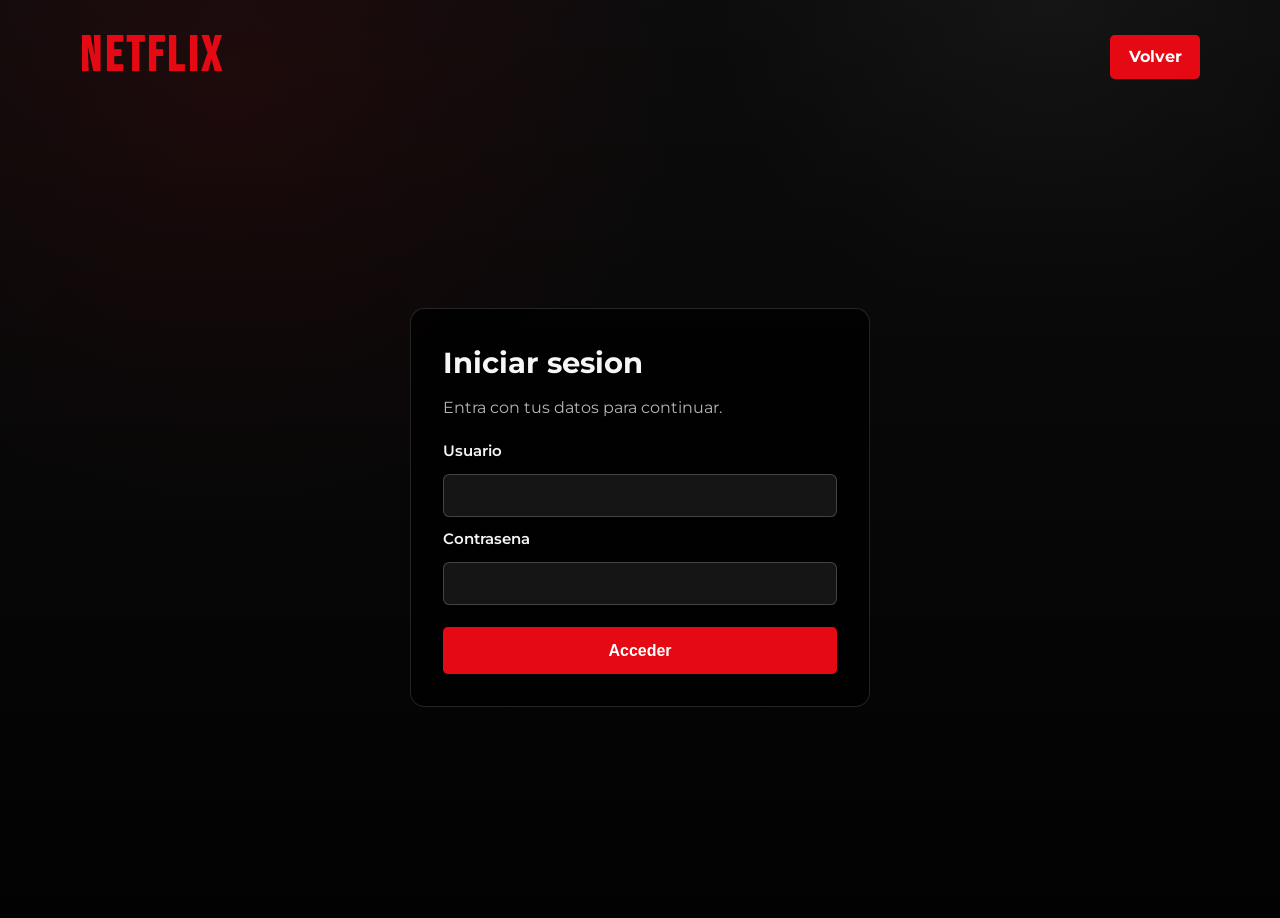
<file: proyecto_2026/password/index.html>
<!DOCTYPE html>
<html lang="es">
<head>
  <meta charset="UTF-8" />
  <meta name="viewport" content="width=device-width, initial-scale=1.0" />
  <title>Iniciar Sesion | Netflix Delfin</title>
  <link rel="stylesheet" href="netflix-delfin.css" />
</head>
<body>
  <header class="main-header login-header">
    <div class="overlay"></div>
    <nav class="navbar container">
      <h1 class="logo">NETFLIX</h1>
      <a class="btn-login" href="Netflix-Delfin.html">Volver</a>
    </nav>

    <div class="container login-wrap">
      <form class="login-panel" action="login.php" method="POST" name="formulario">
        <h2>Iniciar sesion</h2>
        <p>Entra con tus datos para continuar.</p>

        <label for="usuario">Usuario</label>
        <input id="usuario" type="text" name="usuario" required />

        <label for="contrasena">Contrasena</label>
        <input id="contrasena" type="password" name="contrasena" required />

        <button class="btn-cta" type="submit">Acceder</button>
      </form>
    </div>
  </header>
</body>
</html>
</file>
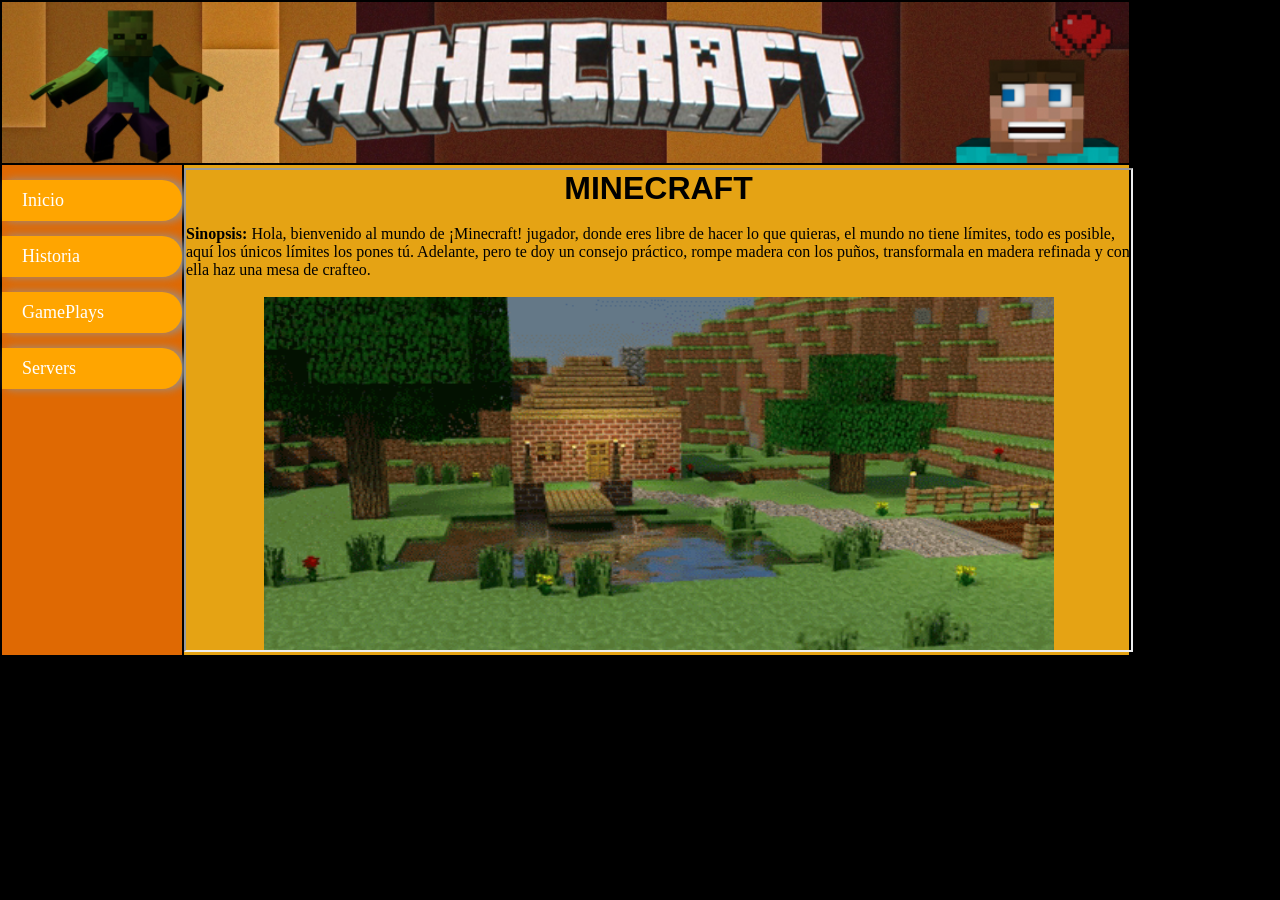
<file: proyecto_2026/password/Carlos/index.html>
<html>
<head><title>Minecraft</title>
  <link rel="shortcut icon" type="image/x-icon">
<meta content='blogger' name='generator'/>
<meta http-equiv="Content-Type" content="text/html; charset-iso-8859-1">
<link rel="stylesheet" type="text/css" href="index_style.css" />
</head><meta content="text/html; charset=iso-8859-1" http-equiv=Content-Type>
<body bgcolor= "#000000"> 
   <table id="mitabla">
      <tr>
         <td colspan="2" style="width:980px; height:140px; background- 
          color:#FD0004;"> <img src="PNG BANNER/BANNER.jpg" style="width:100%"</td>

     </tr>
      <tr>
         <td valign="top" bgcolor="#F8B627" style="height:490px; background-color:#DF6903; width:16%">
    <div id="menu">
      <ul>
        <!--<h3>-->
         <font color="white">
         <li><a href="inicio.html" target="contenido" >Inicio</a></li>     
         <li><a href="Historia.html" target="contenido">Historia</li>
         <li><a href="Gameplays.html" target="contenido">GamePlays</li>
         <li><a href="Servers.html" target="contenido">Servers</li>
        </font>
        <!--</h3>-->
        
       </ul>
    </div>
       </td>
         <td bgcolor="#DF6903"  style="height:490px; background-color:#E5A314; width:84%">
        <iframe name="contenido" src="inicio.html" width="100%" height="480px"></iframe>
         </td>
      </tr>
    <!--  <tr>
         <td colspan="2" style="background-color:#3399FF; text-
          align:center"><b>Pie de Pagina</b>
         <div align="center"></div>
          </td>
        </tr>-->
    </table>
</body>
</html>
</file>
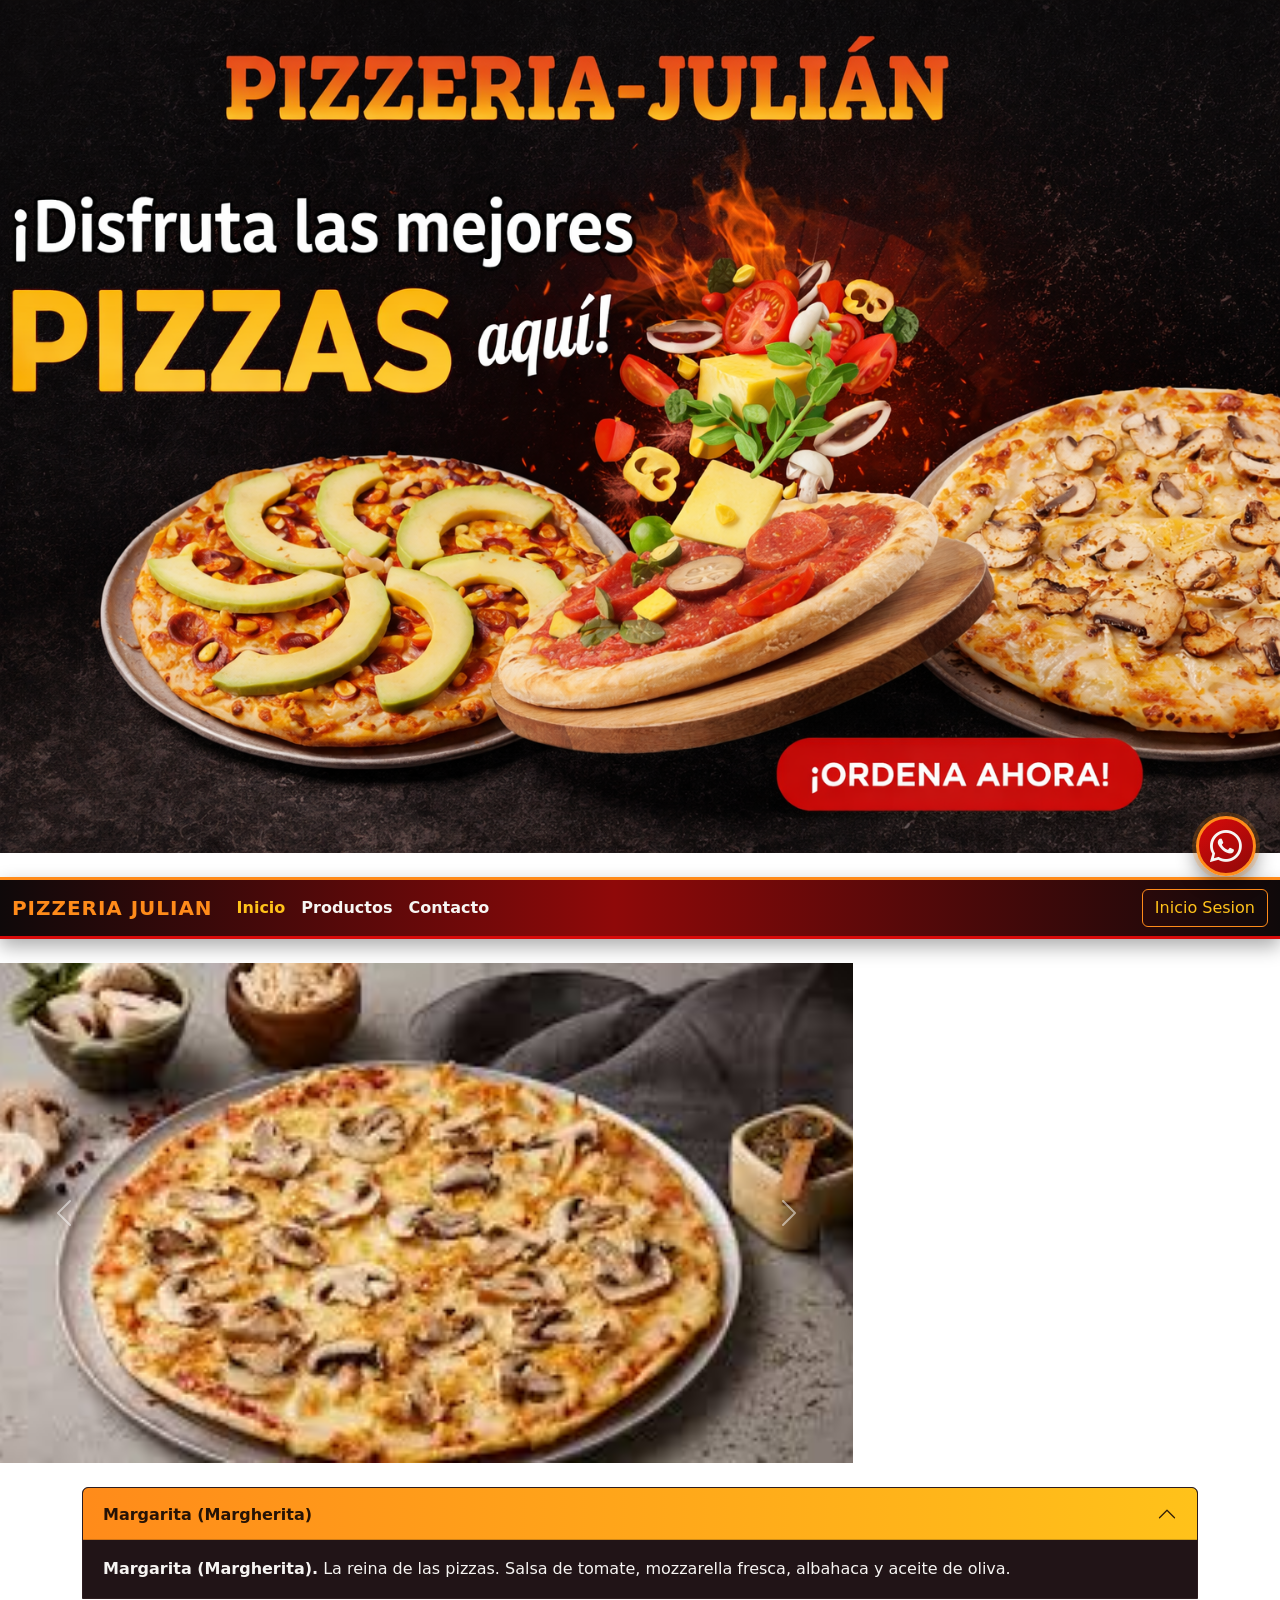
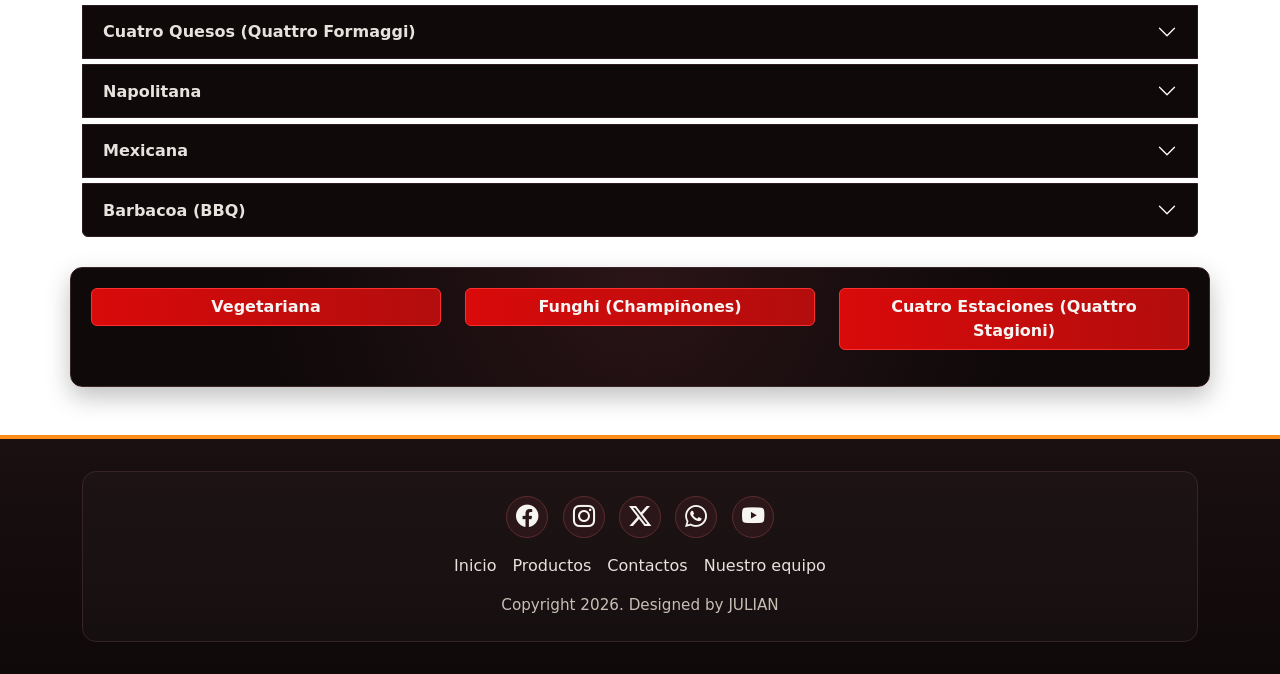
<file: proyecto_2026/pizza-julian/inicio/index.html>
<!DOCTYPE html>
<html lang="en">
<head>
    <meta charset="UTF-8">
    <meta name="viewport" content="width=device-width, initial-scale=1.0">
    <title>PIZZA-JULIAN</title>
    <link rel="stylesheet" href="../bootstrap-5.3.8-dist/css/bootstrap.min.css">
  <link rel="stylesheet" href="https://cdn.jsdelivr.net/npm/bootstrap-icons@1.11.3/font/bootstrap-icons.min.css">
    <link rel="stylesheet" href="./inicio.css">
</head>
<body>
    <!-- Banner Section -->
    <div class="container-fluid p-0 text-center">
        <div class="row g-0">
            <div class="banner col-12 p-0">
               <img src="./img-inicio/banner.png" class="img-fluid" alt="...">
            </div>
            
        </div>
    </div>
    <!-- Fin Banner Section -->
    <!-- Sección Nav -->
     <br>

    <nav class="navbar navbar-expand-lg nav-pizzeria">
            <div class="container-fluid">
                <a class="navbar-brand" href="#">Pizzeria Julian</a>
                <button class="navbar-toggler" type="button" data-bs-toggle="collapse" data-bs-target="#navbarSupportedContent" aria-controls="navbarSupportedContent" aria-expanded="false" aria-label="Toggle navigation">
                <span class="navbar-toggler-icon"></span>
                </button>
                <div class="collapse navbar-collapse" id="navbarSupportedContent">
                <ul class="navbar-nav me-auto mb-2 mb-lg-0">
                    <li class="nav-item">
                    <a class="nav-link active" aria-current="page" href="./index.html">Inicio</a>
                    </li>
                    <li class="nav-item">
                    <a class="nav-link" href="../productos/productos.html">Productos</a>
                    </li>
                    <li class="nav-item">
                    <a class="nav-link" href="../contacto/contactos.html">
                        Contacto
                    </a>
                    
                    </li>
                    
                </ul>
                <form class="d-flex" role="search">
                    
                  <button class="btn btn-outline-success" type="button" data-bs-toggle="modal" data-bs-target="#loginModal">Inicio Sesion</button>
                </form>
                </div>
            </div>
    </nav>
    <!-- Fin Sección Nav -->
    <!-- Sección Carrusel y video Youtube -->
     <br>

    <div class="container-fluid p-0 text-center media-section">
            <div class="row g-0 align-items-stretch">
                <div class="col-12 col-lg-8 p-0 media-column">
                    <div id="carouselExampleAutoplaying" class="carousel slide p-0" data-bs-ride="carousel">
                        <div class="carousel-inner">
                                <div class="carousel-item active">
                                <img src="./img-inicio/1.jpeg" class="d-block w-100" alt="...">
                                </div>
                                <div class="carousel-item">
                                <img src="./img-inicio/2.jpeg" class="d-block w-100" alt="...">
                                </div>
                                <div class="carousel-item">
                                <img src="./img-inicio/3.jpeg" class="d-block w-100" alt="...">
                                </div>
                                <div class="carousel-item">
                                <img src="./img-inicio/4.jpeg" class="d-block w-100" alt="...">
                                </div>
                            </div>
                            <button class="carousel-control-prev" type="button" data-bs-target="#carouselExampleAutoplaying" data-bs-slide="prev">
                                <span class="carousel-control-prev-icon" aria-hidden="true"></span>
                                <span class="visually-hidden">Previous</span>
                            </button>
                            <button class="carousel-control-next" type="button" data-bs-target="#carouselExampleAutoplaying" data-bs-slide="next">
                                <span class="carousel-control-next-icon" aria-hidden="true"></span>
                                <span class="visually-hidden">Next</span>
                            </button>
                    </div>
                </div>
                    <div class="col-12 col-lg-4 p-0 media-column">
                        
                        <iframe class="promo-video" src="https://www.youtube.com/embed/crdtrzZj3fo?si=__NqB1aheTtDAYfc" title="YouTube video player" frameborder="0" allow="accelerometer; autoplay; clipboard-write; encrypted-media; gyroscope; picture-in-picture; web-share" referrerpolicy="strict-origin-when-cross-origin" allowfullscreen></iframe>
                        
                    </div>                
                </div>
    </div>
    <!--Fin Sección Carrusel video Youtube -->
    <br>
    <!--Insertar acordeon-->
    <div class="container">
            <div class="row">
                <div class="col-12">
                <div class="accordion" id="accordionExample">
                    <div class="accordion-item">
                        <h2 class="accordion-header">
                        <button class="accordion-button" type="button" data-bs-toggle="collapse" data-bs-target="#collapseOne" aria-expanded="true" aria-controls="collapseOne">
                            Margarita (Margherita)
                        </button>
                        </h2>
                        <div id="collapseOne" class="accordion-collapse collapse show" data-bs-parent="#accordionExample">
                        <div class="accordion-body accordion-justify">
                            <strong>Margarita (Margherita).</strong> La reina de las pizzas. Salsa de tomate, mozzarella fresca, albahaca y aceite de oliva.
                        </div>
                        </div>
                    </div>
                    <div class="accordion-item">
                        <h2 class="accordion-header">
                        <button class="accordion-button collapsed" type="button" data-bs-toggle="collapse" data-bs-target="#collapseTwo" aria-expanded="false" aria-controls="collapseTwo">
                           Cuatro Quesos (Quattro Formaggi)
                        </button>
                        </h2>
                        <div id="collapseTwo" class="accordion-collapse collapse" data-bs-parent="#accordionExample">
                        <div class="accordion-body accordion-justify">
                            <strong>Cuatro Quesos (Quattro Formaggi).</strong> Una mezcla de quesos fundidos, usualmente mozzarella, gorgonzola (azul), fontina y parmesano.
                        </div>
                        </div>
                    </div>
                    <div class="accordion-item">
                        <h2 class="accordion-header">
                        <button class="accordion-button collapsed" type="button" data-bs-toggle="collapse" data-bs-target="#collapseThree" aria-expanded="false" aria-controls="collapseThree">
                            Napolitana
                        </button>
                        </h2>
                        <div id="collapseThree" class="accordion-collapse collapse" data-bs-parent="#accordionExample">
                        <div class="accordion-body accordion-justify">
                            <strong>Napolitana.</strong> Salsa de tomate, anchoas, ajo, orégano y aceite de oliva (tradicionalmente no lleva queso).
                        </div>
                        </div>
                    </div>
                    <div class="accordion-item">
                        <h2 class="accordion-header">
                        <button class="accordion-button collapsed" type="button" data-bs-toggle="collapse" data-bs-target="#collapseFour" aria-expanded="false" aria-controls="collapseFour">
                           Mexicana
                        </button>
                        </h2>
                        <div id="collapseFour" class="accordion-collapse collapse" data-bs-parent="#accordionExample">
                        <div class="accordion-body accordion-justify">
                            <strong>Mexicana.</strong> Incluye carne molida o chorizo, frijoles negros, jalapeños, cebolla y un toque de aguacate o cilantro.
                        </div>
                        </div>
                    </div>
                    <div class="accordion-item">
                        <h2 class="accordion-header">
                        <button class="accordion-button collapsed" type="button" data-bs-toggle="collapse" data-bs-target="#collapseFive" aria-expanded="false" aria-controls="collapseFive">
                           Barbacoa (BBQ)
                        </button>
                        </h2>
                        <div id="collapseFive" class="accordion-collapse collapse" data-bs-parent="#accordionExample">
                        <div class="accordion-body accordion-justify">
                            <strong>Barbacoa (BBQ).</strong> Sustituye la salsa de tomate por salsa barbacoa, acompañada de pollo, carne picada, cebolla y bacon.
                        </div>
                        </div>
                    </div>
                    </div>
                </div>
    
            </div>
    </div>
    <br>
    <!--Fin acordeon-->
    <!-- Inicio Colapsar -->
    <div class="container text-center colapsar-pizzeria">
  <div class="row">
    <div class="col">
      <p>
  <button class="btn btn-colapsar" type="button" data-bs-toggle="collapse" data-bs-target="#collapseTecnico" aria-expanded="false" aria-controls="collapseTecnico">
    Vegetariana
  </button>
</p>
<div class="collapse-min-height">
  <div class="collapse collapse-horizontal" id="collapseTecnico">
    <div class="card card-body collapse-card-width">
      Cubierta de vegetales frescos o salteados, como pimientos, cebolla, champiñones, aceitunas y tomates cherry.
    </div>
  </div>
</div>
    </div>
    <div class="col order-5">
      <p>
  <button class="btn btn-colapsar" type="button" data-bs-toggle="collapse" data-bs-target="#collapseDelfin" aria-expanded="false" aria-controls="collapseDelfin">
    Cuatro Estaciones (Quattro Stagioni)
  </button>
</p>
<div class="collapse-min-height">
  <div class="collapse collapse-horizontal" id="collapseDelfin">
    <div class="card card-body collapse-card-width">
      Dividida en cuatro secciones, cada una representando una estación con ingredientes distintos (por ejemplo: alcachofas, champiñones, jamón y albahaca).
    </div>
  </div>
</div>
    </div>
    <div class="col order-1">
      <p>
  <button class="btn btn-colapsar" type="button" data-bs-toggle="collapse" data-bs-target="#collapseColegio" aria-expanded="false" aria-controls="collapseColegio">
    Funghi (Champiñones)
  </button>
</p>
<div class="collapse-min-height">
  <div class="collapse collapse-horizontal" id="collapseColegio">
    <div class="card card-body collapse-card-width">
      Base de mozzarella con abundantes hongos salteados, a veces con un toque de aceite de trufa. 

    </div>
  </div>
</div>
    </div>
  </div>
</div>
    <!-- Fin Colapsar -->
<br>
<!-- Inicio Modal de Sesion -->
<div class="modal fade login-modal" id="loginModal" tabindex="-1" aria-labelledby="loginModalLabel" aria-hidden="true">
  <div class="modal-dialog modal-dialog-centered">
    <div class="modal-content">
      <div class="modal-header">
        <h5 class="modal-title" id="loginModalLabel">Inicio de sesion</h5>
        <button type="button" class="btn-close" data-bs-dismiss="modal" aria-label="Close"></button>
      </div>
      <div class="modal-body">
        <form>
          <div class="mb-3">
            <label for="usuarioLogin" class="form-label">Usuario</label>
            <input type="text" class="form-control" id="usuarioLogin" placeholder="Digite su usuario" required>
          </div>
          <div class="mb-3">
            <label for="contrasenaLogin" class="form-label">Contrasena</label>
            <input type="password" class="form-control" id="contrasenaLogin" placeholder="Digite su contrasena" required>
          </div>
          <button type="submit" class="btn btn-login w-100">Entrar</button>
        </form>
      </div>
    </div>
  </div>
</div>
<!-- Fin Modal de Sesion -->

<!-- Inicio Footer -->
<footer class="footer-pizzeria">
  <div class="container">
    <div class="footer-box text-center">
      <div class="footer-social">
        <a href="#" aria-label="Facebook"><i class="bi bi-facebook"></i></a>
        <a href="#" aria-label="Instagram"><i class="bi bi-instagram"></i></a>
        <a href="#" aria-label="Twitter"><i class="bi bi-twitter-x"></i></a>
        <a href="#" aria-label="Whatsapp"><i class="bi bi-whatsapp"></i></a>
        <a href="#" aria-label="Youtube"><i class="bi bi-youtube"></i></a>
      </div>

      <nav class="footer-menu">
        <a href="./index.html">Inicio</a>
        <a href="../productos/productos.html">Productos</a>
        <a href="../contacto/contactos.html">Contactos</a> 
        
        <a href="#">Nuestro equipo</a>
      </nav>

      <p class="footer-copy">Copyright 2026. Designed by JULIAN</p>
    </div>
  </div>
</footer>

 <!-- Fin footer   -->
<!-- Inicio boton flotante de whatsapp-->
    <!-- Enlace del Botón de WhatsApp (URL estática: este archivo es .html y no procesa PHP) -->
    <a href="https://wa.me/573132345685?text=Hola%2C+quiero+m%C3%A1s+informaci%C3%B3n+acerca+de+las+PIZZA+JULIAN" class="whatsapp-float" target="_blank" rel="noopener" title="Enviar mensaje por WhatsApp" aria-label="Enviar mensaje por WhatsApp">
     <i class="bi bi-whatsapp" aria-hidden="true"></i>
        <span class="visually-hidden">Enviar mensaje por WhatsApp</span>
    </a>
    <!-- Fin boton flotante de whatsapp-->


  <script src="../bootstrap-5.3.8-dist/js/bootstrap.bundle.min.js"></script>
</body>
</html>
</file>
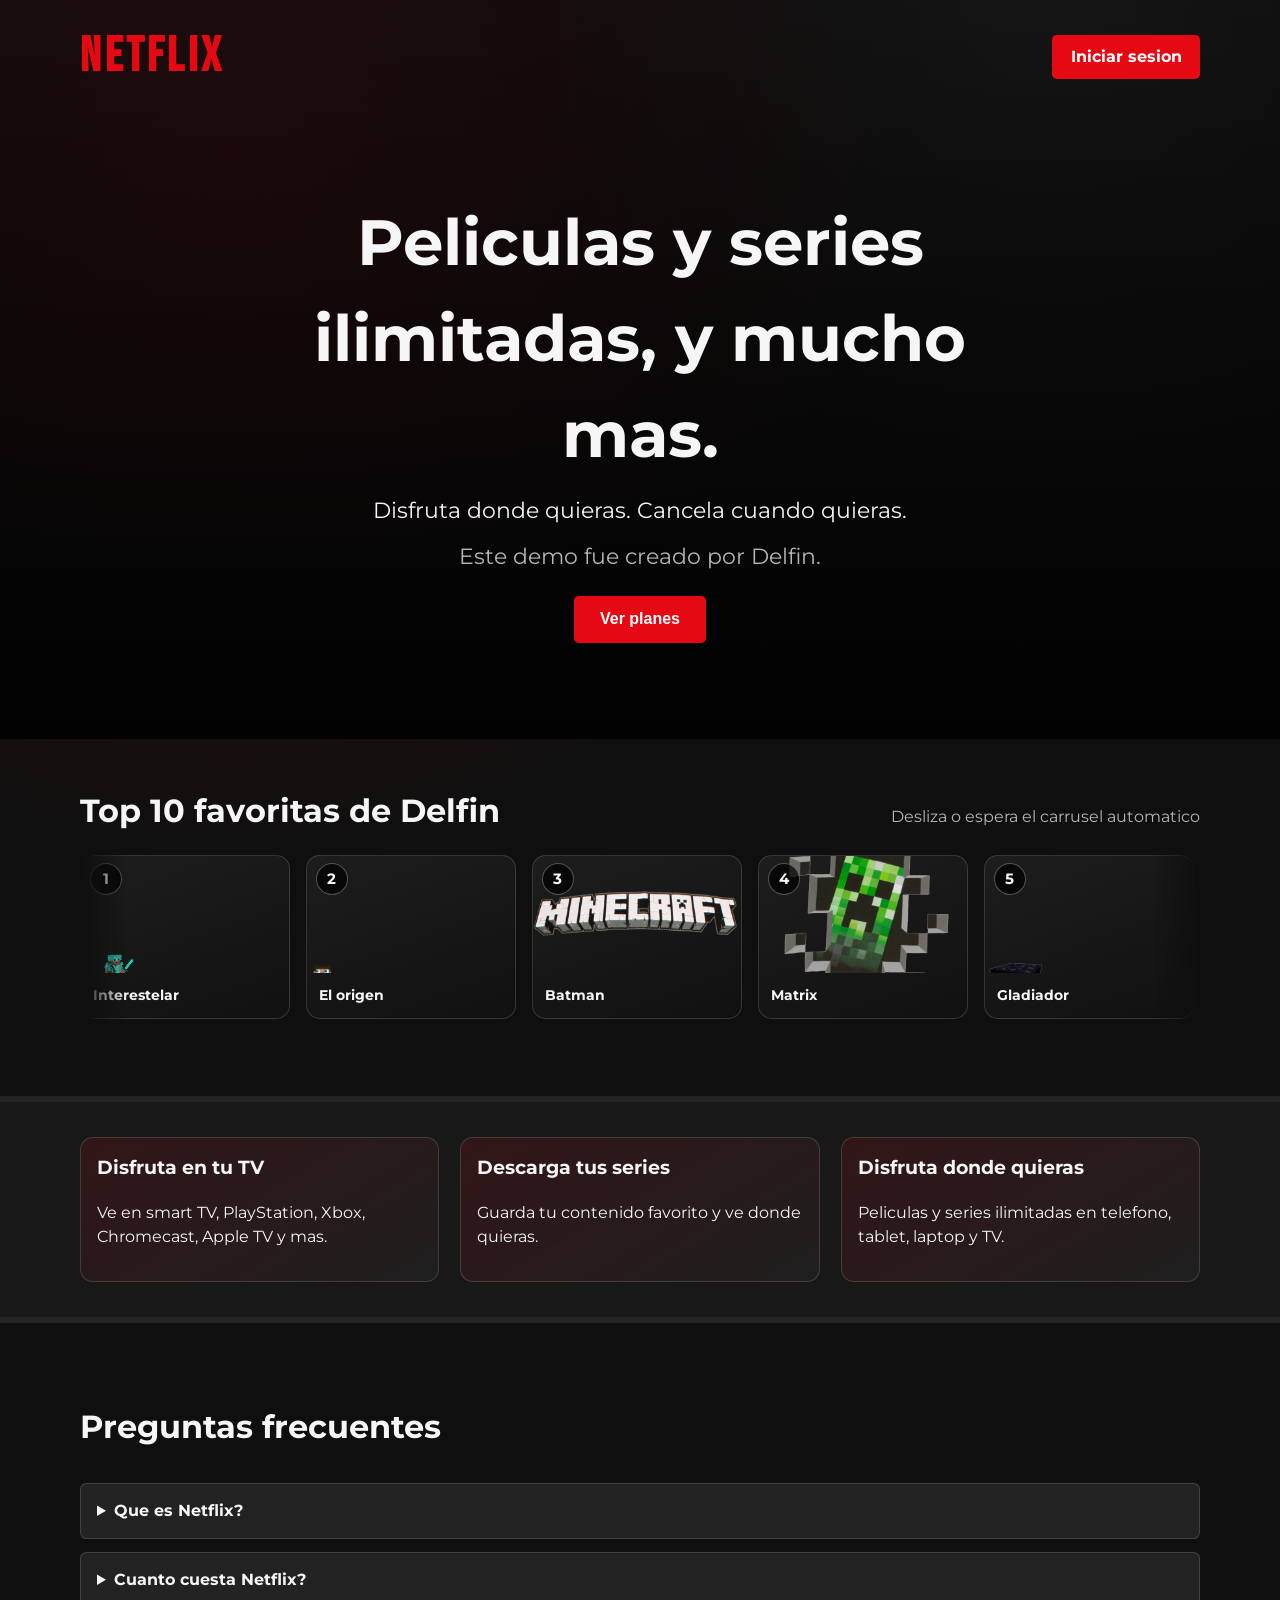
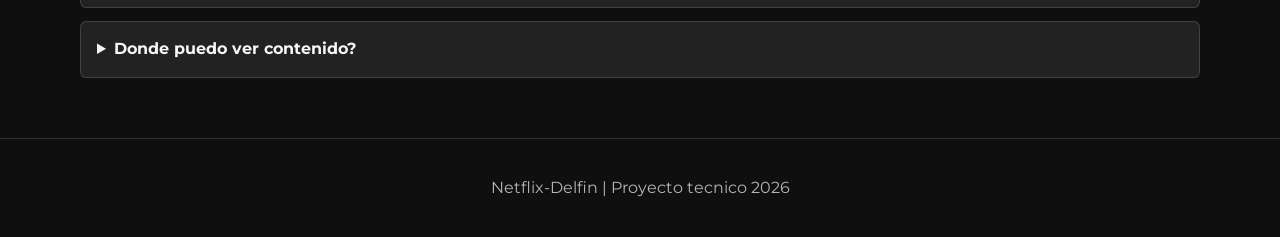
<file: proyecto_2026/password/delfin.html>
<!DOCTYPE html>
<html lang="es">
<head>
	<meta charset="UTF-8" />
	<meta name="viewport" content="width=device-width, initial-scale=1.0" />
	<title>Delfin</title>
	<link rel="stylesheet" href="netflix-delfin.css" />
</head>
<body>
	<header class="main-header">
		<div class="overlay"></div>
		<nav class="navbar container">
			<h1 class="logo">NETFLIX</h1>
			<a class="btn-login" href="index.html">Iniciar sesion</a>
		</nav>

		<div class="hero container">
			<h2>Peliculas y series ilimitadas, y mucho mas.</h2>
			<p>Disfruta donde quieras. Cancela cuando quieras.</p>
			<p class="hero-small">Este demo fue creado por Delfin.</p>
			<button class="btn-cta">Ver planes</button>
		</div>
	</header>

	<main>
		<section class="top10 container" id="top10">
			<div class="section-title">
				<h3>Top 10 favoritas de Delfin</h3>
				<span>Desliza o espera el carrusel automatico</span>
			</div>

			<div class="carousel" aria-label="Top 10 favoritas">
				<div class="carousel-track">
					<article class="movie-card">
						<span class="rank">1</span>
						<img src="Carlos/PNG BANNER/1.png" alt="Interestelar" />
						<h4>Interestelar</h4>
					</article>

					<article class="movie-card">
						<span class="rank">2</span>
						<img src="Carlos/PNG BANNER/2.png" alt="El origen" />
						<h4>El origen</h4>
					</article>

					<article class="movie-card">
						<span class="rank">3</span>
						<img src="Carlos/PNG BANNER/3.png" alt="Batman" />
						<h4>Batman</h4>
					</article>

					<article class="movie-card">
						<span class="rank">4</span>
						<img src="Carlos/PNG BANNER/4.jpg" alt="Matrix" />
						<h4>Matrix</h4>
					</article>

					<article class="movie-card">
						<span class="rank">5</span>
						<img src="Carlos/PNG BANNER/5.png" alt="Gladiador" />
						<h4>Gladiador</h4>
					</article>

					<article class="movie-card">
						<span class="rank">6</span>
						<img src="Carlos/PNG BANNER/6.png" alt="Avatar" />
						<h4>Avatar</h4>
					</article>

					<article class="movie-card">
						<span class="rank">7</span>
						<img src="Carlos/PNG BANNER/7.png" alt="Joker" />
						<h4>Joker</h4>
					</article>

					<article class="movie-card">
						<span class="rank">8</span>
						<img src="Carlos/PNG BANNER/9.jpg" alt="Duna" />
						<h4>Duna</h4>
					</article>

					<article class="movie-card">
						<span class="rank">9</span>
						<img src="Carlos/Imagenes/Inicio.jpg" alt="Oppenheimer" />
						<h4>Oppenheimer</h4>
					</article>

					<article class="movie-card">
						<span class="rank">10</span>
						<img src="Carlos/Imagenes/Vegeta.png" alt="El padrino" />
						<h4>El padrino</h4>
					</article>

					<article class="movie-card" aria-hidden="true">
						<span class="rank">1</span>
						<img src="Carlos/PNG BANNER/1.png" alt="" />
						<h4>Interestelar</h4>
					</article>

					<article class="movie-card" aria-hidden="true">
						<span class="rank">2</span>
						<img src="Carlos/PNG BANNER/2.png" alt="" />
						<h4>El origen</h4>
					</article>

					<article class="movie-card" aria-hidden="true">
						<span class="rank">3</span>
						<img src="Carlos/PNG BANNER/3.png" alt="" />
						<h4>Batman</h4>
					</article>

					<article class="movie-card" aria-hidden="true">
						<span class="rank">4</span>
						<img src="Carlos/PNG BANNER/4.jpg" alt="" />
						<h4>Matrix</h4>
					</article>

					<article class="movie-card" aria-hidden="true">
						<span class="rank">5</span>
						<img src="Carlos/PNG BANNER/5.png" alt="" />
						<h4>Gladiador</h4>
					</article>

					<article class="movie-card" aria-hidden="true">
						<span class="rank">6</span>
						<img src="Carlos/PNG BANNER/6.png" alt="" />
						<h4>Avatar</h4>
					</article>

					<article class="movie-card" aria-hidden="true">
						<span class="rank">7</span>
						<img src="Carlos/PNG BANNER/7.png" alt="" />
						<h4>Joker</h4>
					</article>

					<article class="movie-card" aria-hidden="true">
						<span class="rank">8</span>
						<img src="Carlos/PNG BANNER/9.jpg" alt="" />
						<h4>Duna</h4>
					</article>

					<article class="movie-card" aria-hidden="true">
						<span class="rank">9</span>
						<img src="Carlos/Imagenes/Inicio.jpg" alt="" />
						<h4>Oppenheimer</h4>
					</article>

					<article class="movie-card" aria-hidden="true">
						<span class="rank">10</span>
						<img src="Carlos/Imagenes/Vegeta.png" alt="" />
						<h4>El padrino</h4>
					</article>
				</div>
			</div>
		</section>

		<section class="features">
			<div class="container feature-grid">
				<article>
					<h3>Disfruta en tu TV</h3>
					<p>Ve en smart TV, PlayStation, Xbox, Chromecast, Apple TV y mas.</p>
				</article>
				<article>
					<h3>Descarga tus series</h3>
					<p>Guarda tu contenido favorito y ve donde quieras.</p>
				</article>
				<article>
					<h3>Disfruta donde quieras</h3>
					<p>Peliculas y series ilimitadas en telefono, tablet, laptop y TV.</p>
				</article>
			</div>
		</section>

		<section class="faq container">
			<h3>Preguntas frecuentes</h3>
			<details>
				<summary>Que es Netflix?</summary>
				<p>Netflix es un servicio de streaming con miles de peliculas y series.</p>
			</details>
			<details>
				<summary>Cuanto cuesta Netflix?</summary>
				<p>Hay distintos planes segun la calidad y cantidad de pantallas.</p>
			</details>
			<details>
				<summary>Donde puedo ver contenido?</summary>
				<p>En cualquier dispositivo conectado a internet compatible.</p>
			</details>
		</section>
	</main>

	<footer class="footer">
		<div class="container">
			<p>Netflix-Delfin | Proyecto tecnico 2026</p>
		</div>
	</footer>
</body>
</html>
</file>
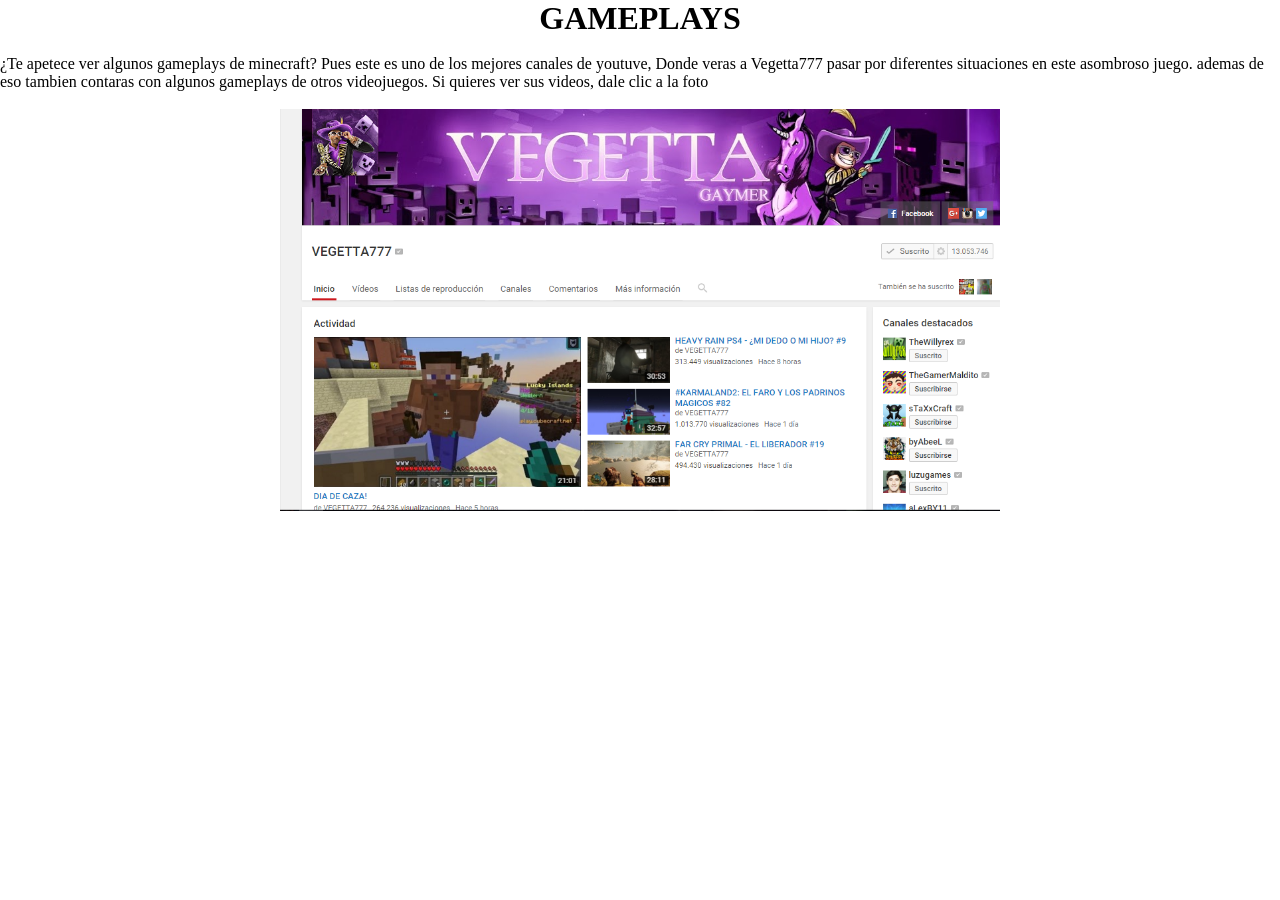
<file: proyecto_2026/password/Carlos/Gameplays.html>
<html>
<head><title>Minecraft</title>
  <link rel="shortcut icon" type="image/x-icon">
<meta content='blogger' name='generator'/>
<meta http-equiv="Content-Type" content="text/html; charset-iso-8859-1">
<link rel="stylesheet" type="text/css" href="index_style.css" />
</head><meta content="text/html; charset=iso-8859-1" http-equiv=Content-Type>
<body> 
 
         <center>
           <h1>GAMEPLAYS</h1>
         </center>&nbsp;
         <p>�Te apetece ver algunos gameplays de minecraft? Pues este es uno de los mejores canales de youtuve, Donde veras a Vegetta777 pasar por diferentes situaciones en este asombroso juego. ademas de eso tambien contaras con algunos gameplays de otros videojuegos. Si quieres ver sus videos, dale clic a la foto</p>&nbsp;
          <center>
          <a href="https://www.youtube.com/user/vegetta777" target="_blank"><img src="Imagenes/Vegeta.png" width="720" height="" alt=""/></a></td></center>
      
</body>
</html>
</file>
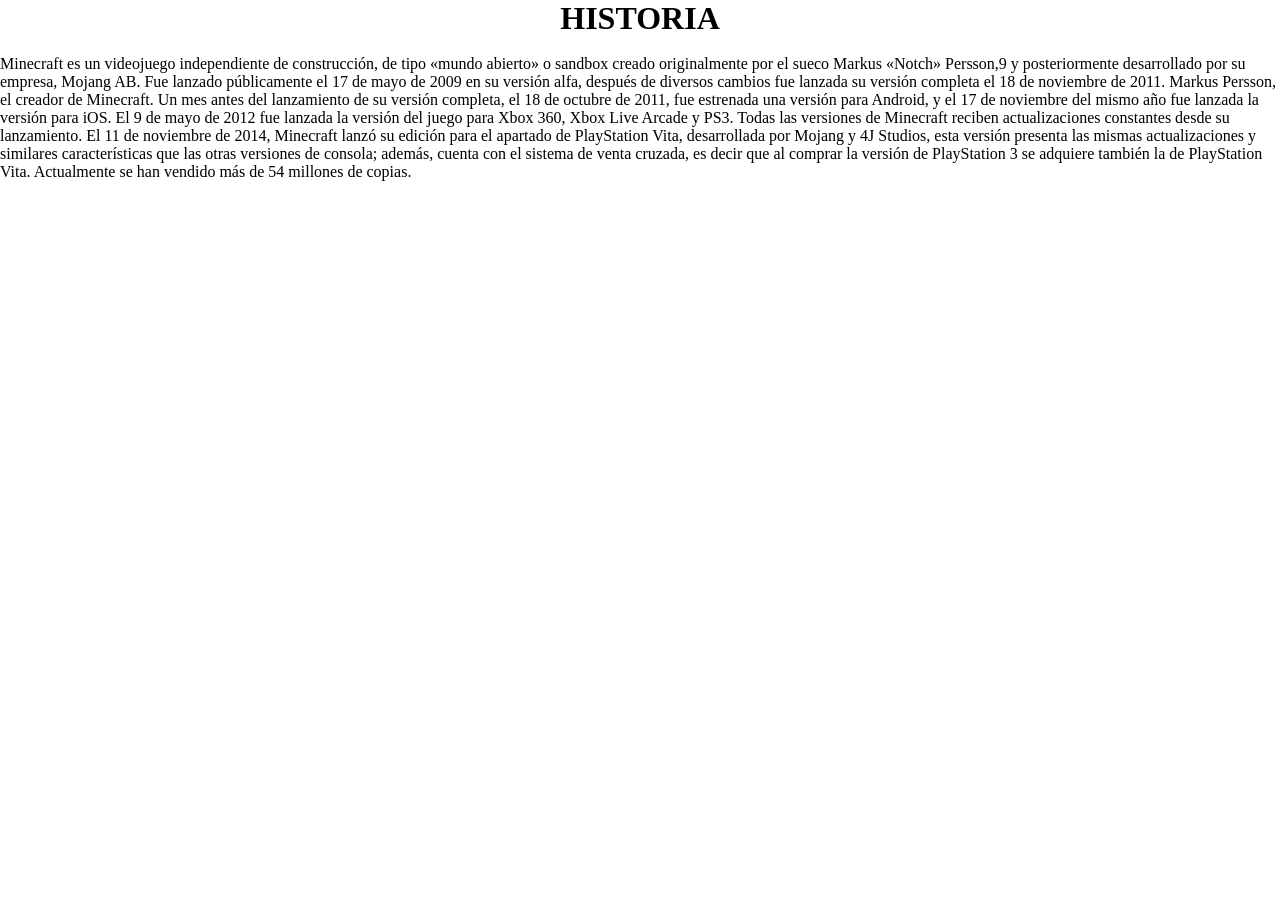
<file: proyecto_2026/password/Carlos/Historia.html>
<html>
<head><title>Minecraft</title>
  <link rel="shortcut icon" type="image/x-icon">
<meta content='blogger' name='generator'/>
<meta http-equiv="Content-Type" content="text/html; charset-iso-8859-1">
<link rel="stylesheet" type="text/css" href="index_style.css" />
</head><meta content="text/html; charset=iso-8859-1" http-equiv=Content-Type>
<body> 
   
         <center>
           <h1>HISTORIA</h1>
         </center>&nbsp;
         <p>Minecraft es un videojuego independiente de construcci�n, de tipo �mundo abierto� o sandbox creado originalmente por el sueco Markus �Notch� Persson,9 y posteriormente desarrollado por su empresa, Mojang AB. Fue lanzado p&uacute;blicamente el 17 de mayo de 2009 en su versi�n alfa, despu�s de diversos cambios fue lanzada su versi�n completa el 18 de noviembre de 2011. Markus Persson, el creador de Minecraft. Un mes antes del lanzamiento de su versi�n completa, el 18 de octubre de 2011, fue estrenada una versi�n para Android, y el 17 de noviembre del mismo a&ntilde;o fue lanzada la versi�n para iOS. El 9 de mayo de 2012 fue lanzada la versi�n del juego para Xbox 360, Xbox Live Arcade y PS3. Todas las versiones de Minecraft reciben actualizaciones constantes desde su lanzamiento. El 11 de noviembre de 2014, Minecraft lanz� su edici�n para el apartado de PlayStation Vita, desarrollada por Mojang y 4J Studios, esta versi�n presenta las mismas actualizaciones y similares caracter&iacute;sticas que las otras versiones de consola; adem&aacute;s, cuenta con el sistema de venta cruzada, es decir que al comprar la versi�n de PlayStation 3 se adquiere tambi�n la de PlayStation Vita. Actualmente se han vendido m&aacute;s de 54 millones de copias.</p>
         &nbsp;
        <center><iframe width="854" height="480" src="https://www.youtube.com/embed/syWdS_P60jA" frameborder="0" allowfullscreen></iframe></td></center>
     
</body>
</html>
</file>
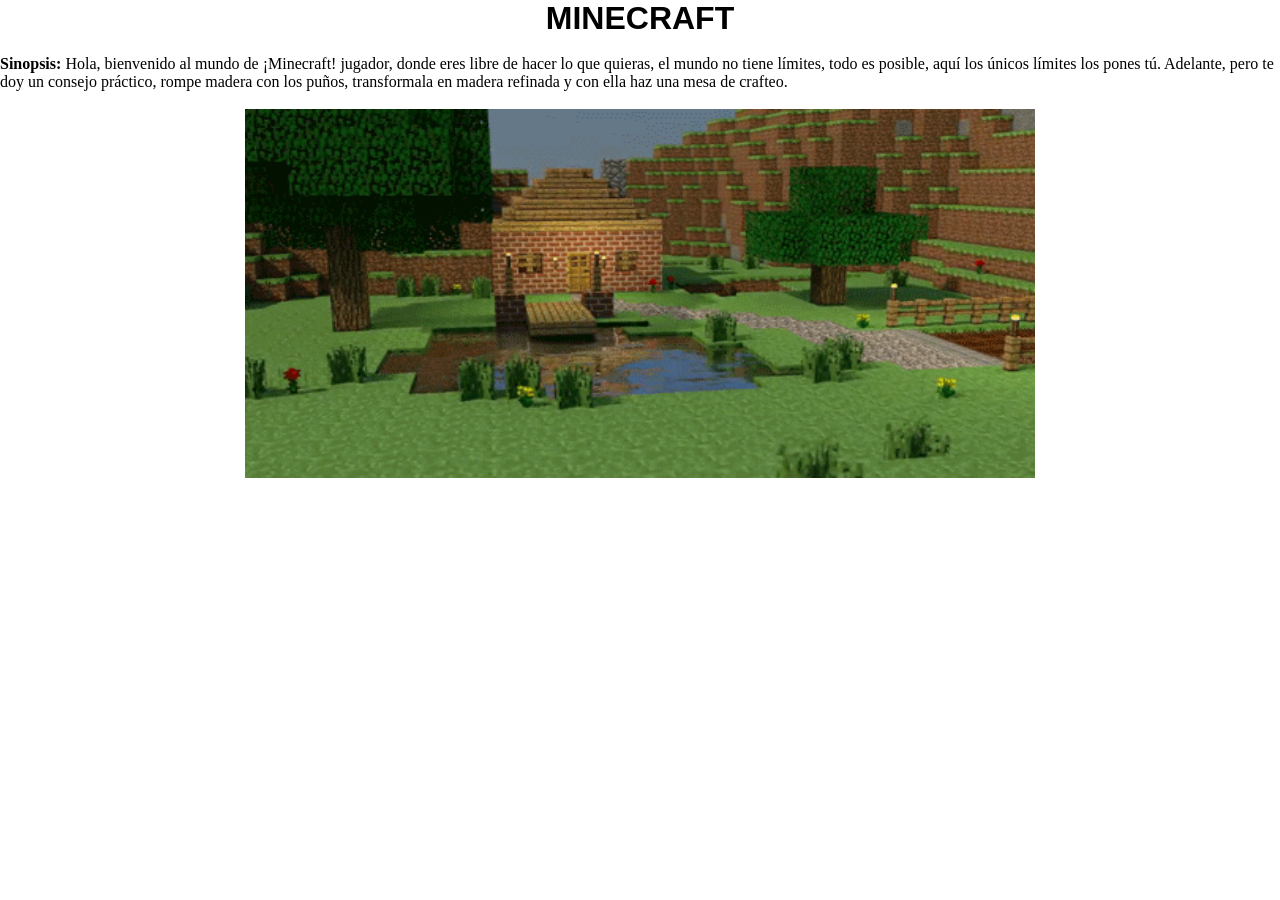
<file: proyecto_2026/password/Carlos/inicio.html>
<html>
<head><title>Minecraft</title>
  <link rel="shortcut icon" type="image/x-icon">
<meta content='blogger' name='generator'/>
<meta http-equiv="Content-Type" content="text/html; charset-iso-8859-1">
<link rel="stylesheet" type="text/css" href="index_style.css" />
</head><meta content="text/html; charset=iso-8859-1" http-equiv=Content-Type>
<body > 
  
       
         
         <center><font face="Arial"><h1>MINECRAFT</h1></font></center>&nbsp;
         <p><b>Sinopsis:</b> Hola, bienvenido al mundo de &iexcl;Minecraft! jugador, donde eres libre de hacer lo que quieras, el mundo no tiene l&iacute;mites, todo es posible, aqu&iacute; los &uacute;nicos l&iacute;mites los pones t&uacute;. Adelante, pero te doy un consejo pr&aacute;ctico, rompe madera con los pu&ntilde;os, transformala en madera refinada y con ella haz una mesa de crafteo.</p>&nbsp;
          
       <center><img src="Imagenes/inicio.gif" width="790" height="369"  alt=""/></td></center>
      
    
</body>
</html>
</file>
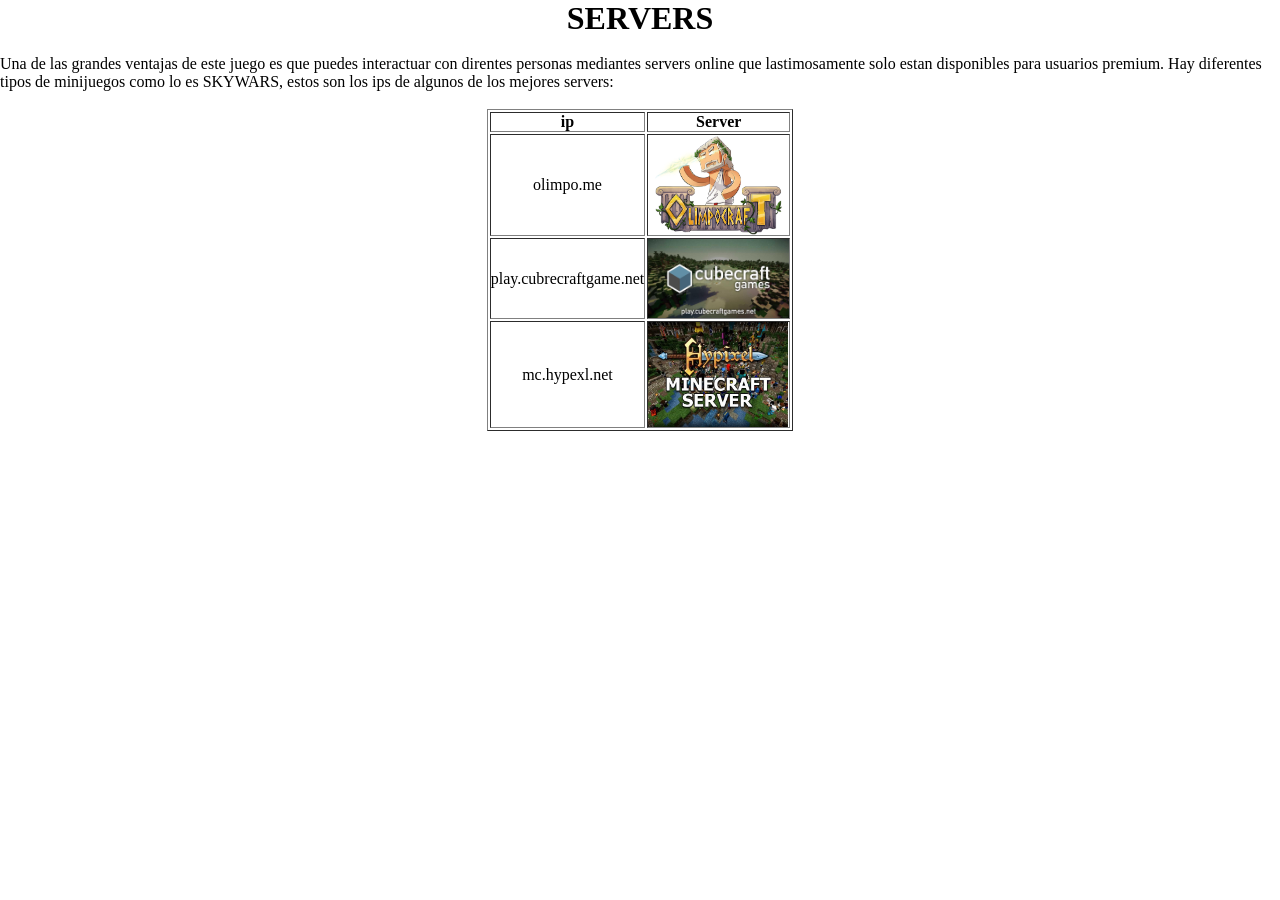
<file: proyecto_2026/password/Carlos/Servers.html>
<html>
<head><title>Minecraft</title>
  <link rel="shortcut icon" type="image/x-icon">
<meta content='blogger' name='generator'/>
<meta http-equiv="Content-Type" content="text/html; charset-iso-8859-1">
<link rel="stylesheet" type="text/css" href="index_style.css" />
</head><meta content="text/html; charset=iso-8859-1" http-equiv=Content-Type>
<body> 
   <center>
           <h1>SERVERS</h1>
         </center>&nbsp;
         <p>Una de las grandes ventajas de este juego es que puedes interactuar con direntes personas mediantes servers online que lastimosamente solo estan disponibles para usuarios premium. Hay diferentes tipos de minijuegos como lo es SKYWARS, estos son los ips de algunos de los mejores servers:</p>&nbsp;
         <center><table width="200" border="1">
         
  <tbody>
   <center> <tr>
      <td><center><b>ip </b></center></td>
      <td><center><b>Server </b></center></td>
    </tr>
    <tr>
      <td align="center" valign="middle">olimpo.me </td>
      <td><img src="Imagenes/olimpo.png" width="141" height="100" alt=""/></td>
     
    </tr>
    <tr>
      <td valign="middle"><center>play.cubrecraftgame.net</center> </td>
      
      <td><img src="Imagenes/Cubecraft.jpg" width="141" height="" alt=""/></td>
      
    </tr>
     <tr>
       <td valign="middle"><center> mc.hypexl.net</center></td>
       <td><img src="Imagenes/Hipixel.jpg" width="140" height="" alt=""/></td>
      
    </tr></center>
  </tbody>
</table></center>

         </center>
      
</body>
</html>
</file>
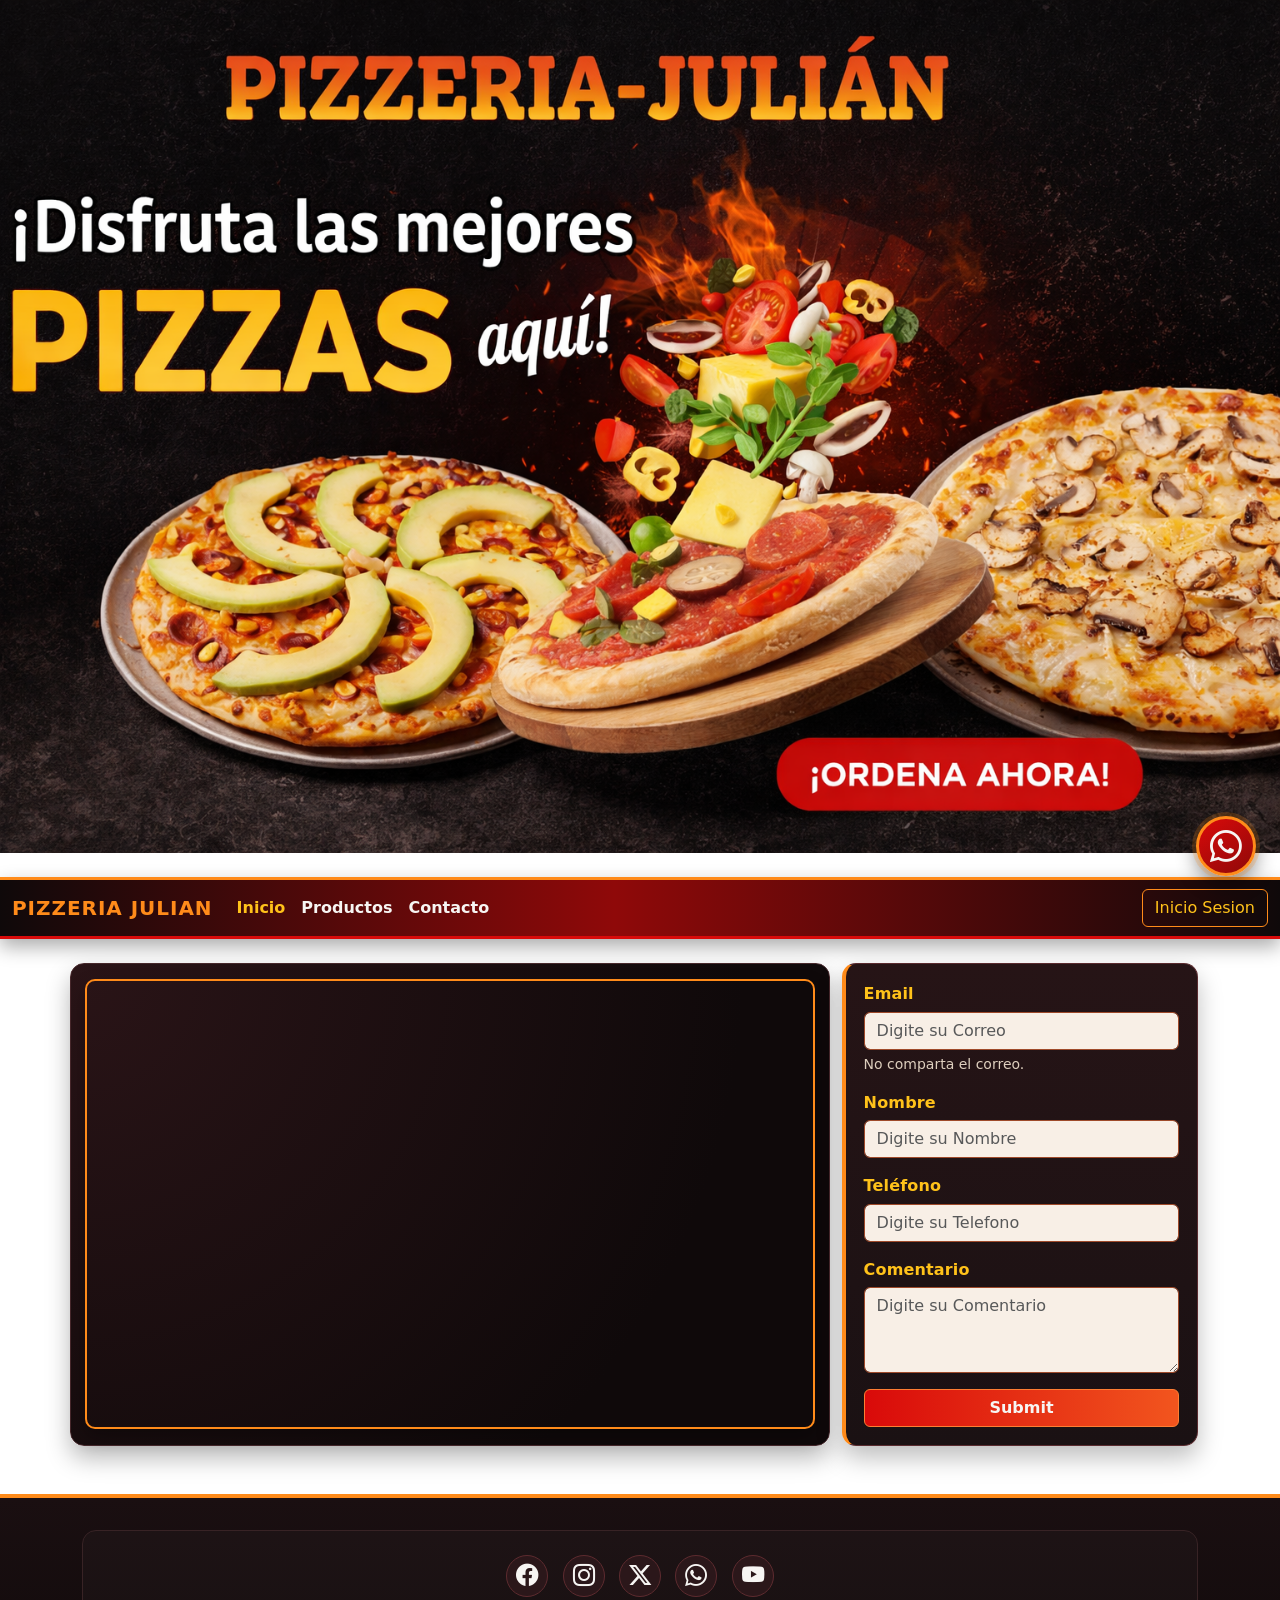
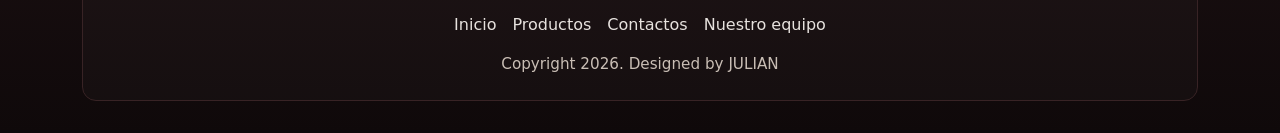
<file: proyecto_2026/pizza-julian/contacto/contactos.html>
<!DOCTYPE html>
<html lang="en">
<head>
    <meta charset="UTF-8">
    <meta name="viewport" content="width=device-width, initial-scale=1.0">
    <meta http-equiv="Cache-Control" content="no-store, no-cache, must-revalidate">
    <meta http-equiv="Pragma" content="no-cache">
    <meta http-equiv="Expires" content="0">
    <title>PIZZA-JULIAN-PRODUCTOS</title>
    <link rel="stylesheet" href="../bootstrap-5.3.8-dist/css/bootstrap.min.css">
  <link rel="stylesheet" href="https://cdn.jsdelivr.net/npm/bootstrap-icons@1.11.3/font/bootstrap-icons.min.css">
    <link rel="stylesheet" href="./contactos.css">
</head>
<body>
    <!-- Banner Section -->
    <div class="container-fluid p-0 text-center">
        <div class="row g-0">
            <div class="banner col-12 p-0">
               <img src="./img-contactos/banner.png" class="img-fluid" alt="...">
            </div>
            
        </div>
    </div>
    <!-- Fin Banner Section -->
    <!-- Sección Nav -->
     <br>

    <nav class="navbar navbar-expand-lg nav-pizzeria">
            <div class="container-fluid">
                <a class="navbar-brand" href="#">Pizzeria Julian</a>
                <button class="navbar-toggler" type="button" data-bs-toggle="collapse" data-bs-target="#navbarSupportedContent" aria-controls="navbarSupportedContent" aria-expanded="false" aria-label="Toggle navigation">
                <span class="navbar-toggler-icon"></span>
                </button>
                <div class="collapse navbar-collapse" id="navbarSupportedContent">
                <ul class="navbar-nav me-auto mb-2 mb-lg-0">
                    <li class="nav-item">
                    <a class="nav-link active" aria-current="page" href="../inicio/index.html">Inicio</a>
                    </li>
                    <li class="nav-item">
                    <a class="nav-link" href="../productos/productos.html">Productos</a>
                    </li>
                    <li class="nav-item">
                    <a class="nav-link" href="./contactos.html">
                        Contacto
                    </a>
                    
                    </li>
                    
                </ul>
                <form class="d-flex" role="search">
                    
                  <button class="btn btn-outline-success" type="button" data-bs-toggle="modal" data-bs-target="#loginModal">Inicio Sesion</button>
                </form>
                </div>
            </div>
    </nav>
    <!-- Fin Sección Nav -->
<br>
<!--Inicio mapa y formulario-->
      <div class="container text-center">
  <div class="row">
    <div class="col-8">
      <!--Inicio mapa-->
      <iframe src="https://www.google.com/maps/embed?pb=!1m18!1m12!1m3!1d18953.883843598873!2d-75.2785308969908!3d2.9410217172291766!2m3!1f0!2f0!3f0!3m2!1i1024!2i768!4f13.1!3m3!1m2!1s0x8e3b7464ac59aa5b%3A0x7e513d68543b6eec!2sDomino&#39;s%20Pizza%20Las%20Brisas!5e0!3m2!1ses-419!2sco!4v1784748693148!5m2!1ses-419!2sco" width="600" height="450" style="border:0;" allowfullscreen="" loading="lazy" referrerpolicy="strict-origin-when-cross-origin"></iframe>
      
      <!--Fin mapa-->
    </div>
    <div class="col-4">
      <!--Inicio Formulario-->
        <div id="formularioContactoMensaje"></div>
        <form id="formularioContacto" action="formulario-contacto.php" method="post">
                <div class="mb-3">
                  <label for="exampleInputEmail1" class="form-label"><b> Email</b></label>
                  <input type="email" class="form-control" id="exampleInputEmail1" aria-describedby="emailHelp" placeholder="Digite su Correo" name="correo">
                  <div id="emailHelp" class="form-text">No comparta el correo.</div>
                </div>
                <div class="mb-3">
                  <label for="exampleInputNombre" class="form-label"><b>Nombre</b></label>
                  <input type="text" class="form-control" id="exampleInputNombre" placeholder="Digite su Nombre" name="nombre">
                </div>
                <div class="mb-3">
                  <label for="exampleInputTelefono" class="form-label"><b>Teléfono</b></label>
                  <input type="text" class="form-control" id="exampleInputTelefono" placeholder="Digite su Telefono" name="telefono">
                </div>
                <div class="mb-3">
                  <label for="exampleInputComentario" class="form-label"><b>Comentario</b></label>
                  <textarea class="form-control" id="exampleInputComentario" rows="3" placeholder="Digite su Comentario" maxlength="500" name="texto_area"></textarea>
                </div>
                <button type="submit" class="btn btn-primary">Submit</button>
        </form>

      <!--Fin Formulario-->

    </div>
    
  </div>
</div>

<!--Fin mapa y formulario-->
  
<br>

<!-- Inicio Modal de Sesion -->
<div class="modal fade login-modal" id="loginModal" tabindex="-1" aria-labelledby="loginModalLabel" aria-hidden="true">
  <div class="modal-dialog modal-dialog-centered">
    <div class="modal-content">
      <div class="modal-header">
        <h5 class="modal-title" id="loginModalLabel">Inicio de sesion</h5>
        <button type="button" class="btn-close" data-bs-dismiss="modal" aria-label="Close"></button>
      </div>
      <div class="modal-body">
        <form>
          <div class="mb-3">
            <label for="usuarioLogin" class="form-label">Usuario</label>
            <input type="text" class="form-control" id="usuarioLogin" placeholder="Digite su usuario" required>
          </div>
          <div class="mb-3">
            <label for="contrasenaLogin" class="form-label">Contrasena</label>
            <input type="password" class="form-control" id="contrasenaLogin" placeholder="Digite su contrasena" required>
          </div>
          <button type="submit" class="btn btn-login w-100">Entrar</button>
        </form>
      </div>
    </div>
  </div>
</div>
<!-- Fin Modal de Sesion -->


<!-- Inicio Footer -->
<footer class="footer-pizzeria">
  <div class="container">
    <div class="footer-box text-center">
      <div class="footer-social">
        <a href="#" aria-label="Facebook"><i class="bi bi-facebook"></i></a>
        <a href="#" aria-label="Instagram"><i class="bi bi-instagram"></i></a>
        <a href="#" aria-label="Twitter"><i class="bi bi-twitter-x"></i></a>
        <a href="#" aria-label="Whatsapp"><i class="bi bi-whatsapp"></i></a>
        <a href="#" aria-label="Youtube"><i class="bi bi-youtube"></i></a>
      </div>

      <nav class="footer-menu">
        <a href="../inicio/index.html">Inicio</a>
        <a href="./productos/productos.html">Productos</a>
        
        <a href="./contactos.html">Contactos</a>
        <a href="#">Nuestro equipo</a>
      </nav>

      <p class="footer-copy">Copyright 2026. Designed by JULIAN</p>
    </div>
  </div>
</footer>

 <!-- Fin footer   -->

<!-- Inicio boton flotante de whatsapp-->
    <!-- Enlace del Botón de WhatsApp (URL estática: este archivo es .html y no procesa PHP) -->
    <a href="https://wa.me/573132345685?text=Hola%2C+quiero+m%C3%A1s+informaci%C3%B3n+acerca+de+las+PIZZA+JULIAN" class="whatsapp-float" target="_blank" rel="noopener" title="Enviar mensaje por WhatsApp" aria-label="Enviar mensaje por WhatsApp">
     <i class="bi bi-whatsapp" aria-hidden="true"></i>
        <span class="visually-hidden">Enviar mensaje por WhatsApp</span>
    </a>
    <!-- Fin boton flotante de whatsapp-->

    <script src="../bootstrap-5.3.8-dist/js/bootstrap.bundle.min.js"></script>
    <script>
      document.querySelectorAll('.producto-card .carousel').forEach(function (carouselElement) {
        new bootstrap.Carousel(carouselElement, {
          interval: 3000,
          ride: 'carousel',
          pause: false,
          wrap: true
        });
      });

      // Tras un envío exitoso, limpia el formulario, avisa al usuario y quita el parámetro de la URL/historial.
      document.addEventListener('DOMContentLoaded', function () {
        var params = new URLSearchParams(window.location.search);
        var formulario = document.getElementById('formularioContacto');
        var mensajeContenedor = document.getElementById('formularioContactoMensaje');

        if (params.get('envio') === 'ok') {
          if (formulario) {
            formulario.reset();
          }
          if (mensajeContenedor) {
            mensajeContenedor.innerHTML = '<div class="alert alert-success alert-dismissible fade show" role="alert">' +
              'Tu mensaje se envió correctamente.' +
              '<button type="button" class="btn-close" data-bs-dismiss="alert" aria-label="Close"></button>' +
              '</div>';
          }
          // Reemplaza la entrada actual del historial para que no quede el envío al usar atrás/adelante.
          history.replaceState(null, '', window.location.pathname);
        }
      });

      // Si la página se restaura desde la caché del navegador (bfcache), se recarga para asegurar un formulario limpio.
      window.addEventListener('pageshow', function (event) {
        if (event.persisted) {
          window.location.reload();
        }
      });
    </script>
</body>
</html>
</file>
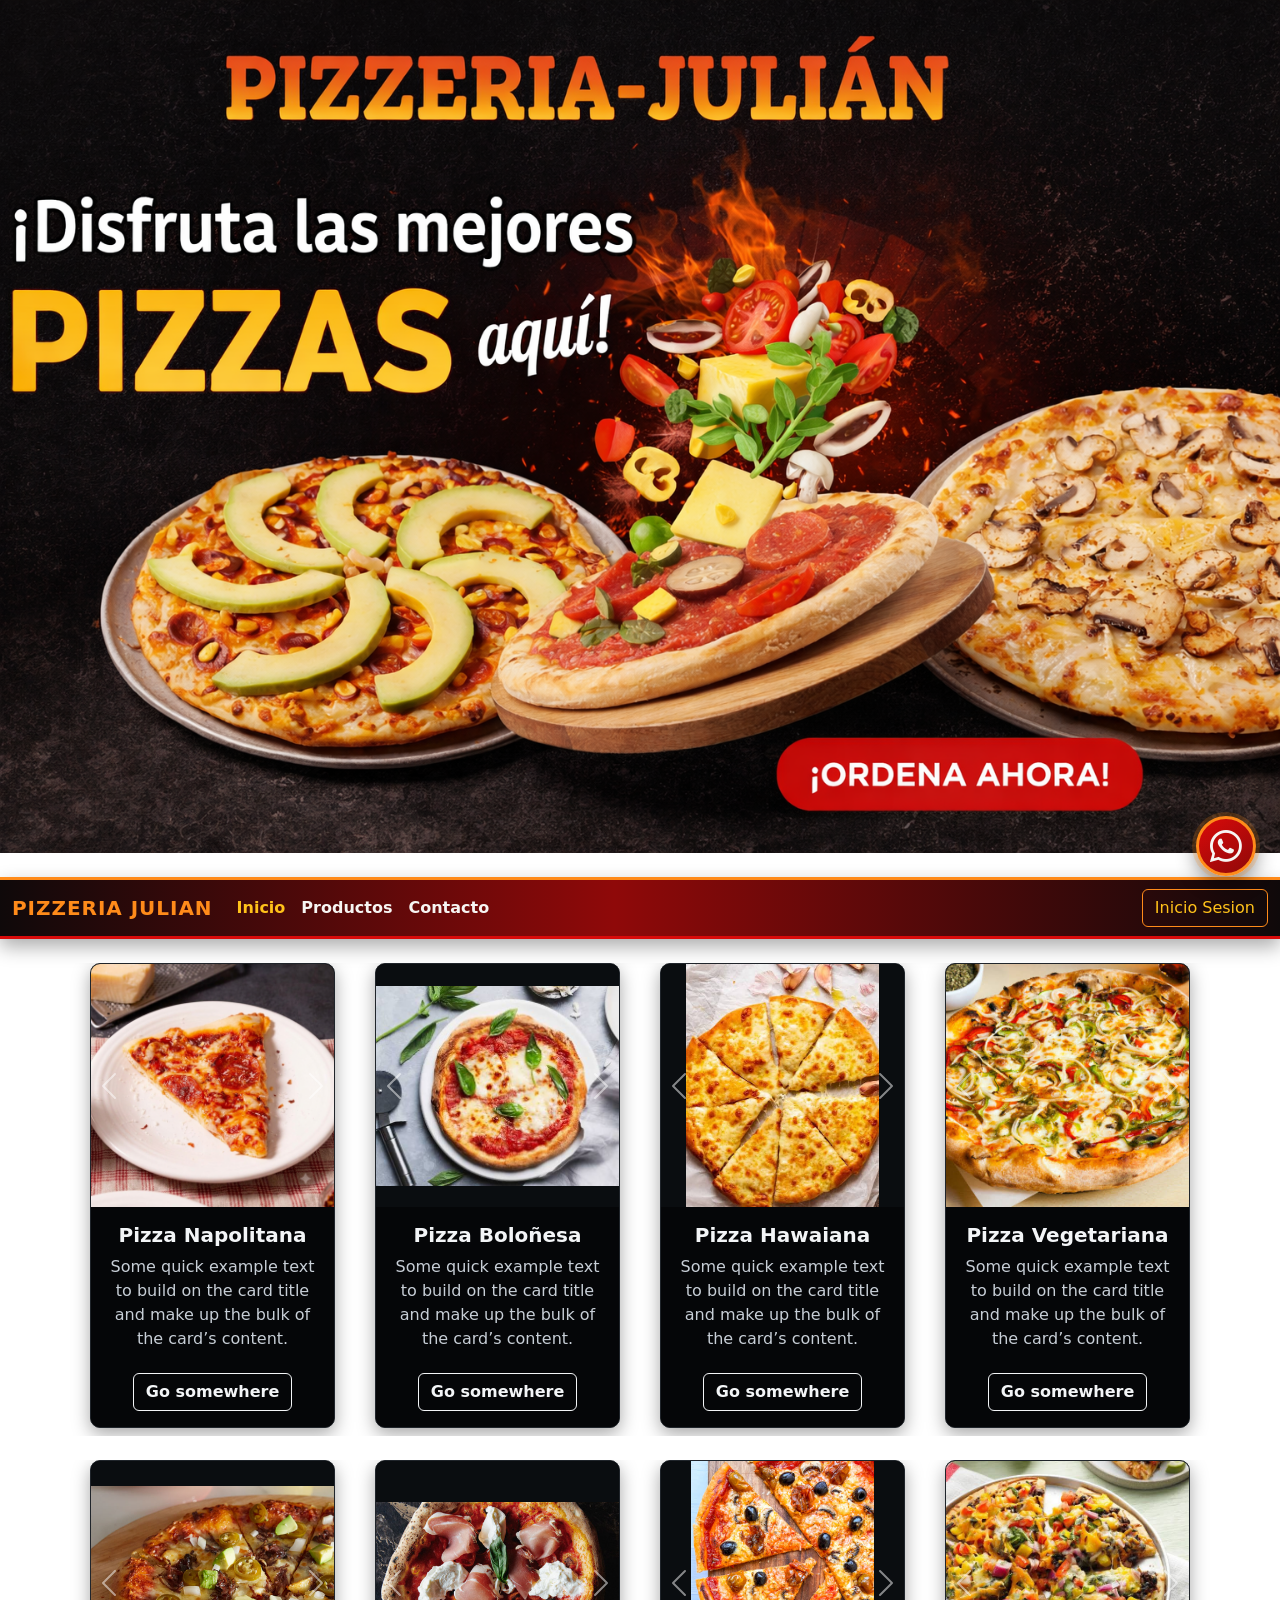
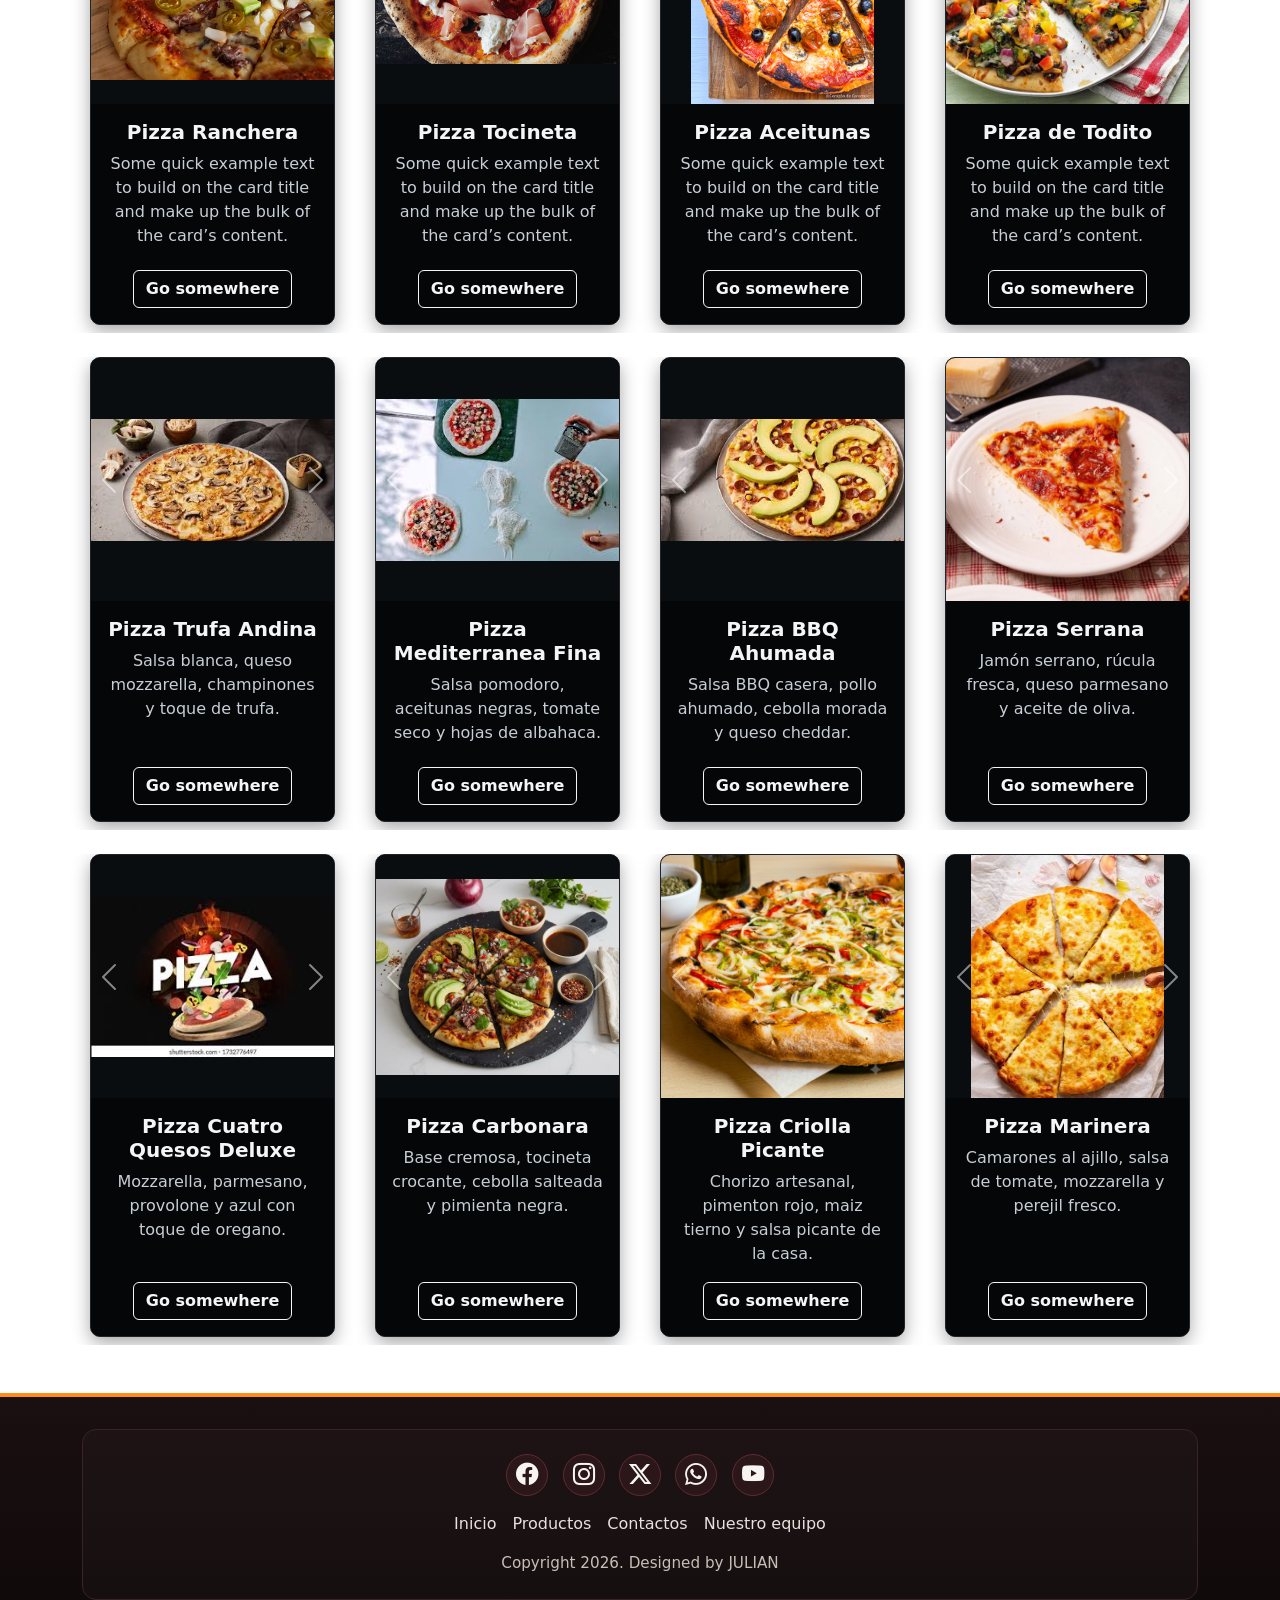
<file: proyecto_2026/pizza-julian/productos/productos.html>
<!DOCTYPE html>
<html lang="en">
<head>
    <meta charset="UTF-8">
    <meta name="viewport" content="width=device-width, initial-scale=1.0">
    <title>PIZZA-JULIAN-PRODUCTOS</title>
    <link rel="stylesheet" href="../bootstrap-5.3.8-dist/css/bootstrap.min.css">
  <link rel="stylesheet" href="https://cdn.jsdelivr.net/npm/bootstrap-icons@1.11.3/font/bootstrap-icons.min.css">
    <link rel="stylesheet" href="./productos.css">
</head>
<body>
    <!-- Banner Section -->
    <div class="container-fluid p-0 text-center">
        <div class="row g-0">
            <div class="banner col-12 p-0">
               <img src="./img-productos/banner.png" class="img-fluid" alt="...">
            </div>
            
        </div>
    </div>
    <!-- Fin Banner Section -->
    <!-- Sección Nav -->
     <br>

    <nav class="navbar navbar-expand-lg nav-pizzeria">
            <div class="container-fluid">
                <a class="navbar-brand" href="#">Pizzeria Julian</a>
                <button class="navbar-toggler" type="button" data-bs-toggle="collapse" data-bs-target="#navbarSupportedContent" aria-controls="navbarSupportedContent" aria-expanded="false" aria-label="Toggle navigation">
                <span class="navbar-toggler-icon"></span>
                </button>
                <div class="collapse navbar-collapse" id="navbarSupportedContent">
                <ul class="navbar-nav me-auto mb-2 mb-lg-0">
                    <li class="nav-item">
                    <a class="nav-link active" aria-current="page" href="../inicio/index.html">Inicio</a>
                    </li>
                    <li class="nav-item">
                    <a class="nav-link" href="./productos.html">Productos</a>
                    </li>
                    <li class="nav-item">
                    <a class="nav-link" href="../contacto/contactos.html" >
                        Contacto
                    </a>
                    <ul class="dropdown-menu"></ul>
                    </li>
                    
                </ul>
                <form class="d-flex" role="search">
                    
                  <button class="btn btn-outline-success" type="button" data-bs-toggle="modal" data-bs-target="#loginModal">Inicio Sesion</button>
                </form>
                </div>
            </div>
    </nav>
    <!-- Fin Sección Nav -->
   
    <br>

   <!-- Inicio Productos Fila 1-->
      <div class="container text-center">
  <div class="row tarjetas-fila">
    <div class="col">
      <div class="card producto-card">
        <!-- Inicio Carrucel de Productos-1 -->
            <div id="carouselProducto1" class="carousel slide" data-bs-ride="carousel" data-bs-interval="3000" data-bs-pause="false">
                    <div class="carousel-inner">
                      <div class="carousel-item active">
                        <img src="./img-productos/pizza1.png" class="d-block w-100" alt="...">
                      </div>
                      <div class="carousel-item">
                        <img src="./img-productos/pizza2.png" class="d-block w-100" alt="...">
                      </div>
                      <div class="carousel-item">
                        <img src="./img-productos/pizza3.png" class="d-block w-100" alt="...">
                      </div>
                    </div>
                    <button class="carousel-control-prev" type="button" data-bs-target="#carouselProducto1" data-bs-slide="prev">
                      <span class="carousel-control-prev-icon" aria-hidden="true"></span>
                      <span class="visually-hidden">Previous</span>
                    </button>
                    <button class="carousel-control-next" type="button" data-bs-target="#carouselProducto1" data-bs-slide="next">
                      <span class="carousel-control-next-icon" aria-hidden="true"></span>
                      <span class="visually-hidden">Next</span>
                    </button>
            </div>
        <!-- Fin Carrucel de Productos-1 -->
          <div class="card-body">
            <h5 class="card-title">Pizza Napolitana</h5>
            <p class="card-text">Some quick example text to build on the card title and make up the bulk of the card’s content.</p>
            <a href="#" class="btn btn-primary">Go somewhere</a>
      </div>
</div>
    </div>
    <div class="col">
      <div class="card producto-card">
          <div id="carouselProducto2" class="carousel slide" data-bs-ride="carousel" data-bs-interval="3000" data-bs-pause="false">
                <div class="carousel-inner">
                  <div class="carousel-item active">
                    <img src="./img-productos/pizza4.jpeg" class="d-block w-100" alt="...">
                  </div>
                  <div class="carousel-item">
                    <img src="./img-productos/pizza5.png" class="d-block w-100" alt="...">
                  </div>
                  <div class="carousel-item">
                    <img src="./img-productos/pizza6.png" class="d-block w-100" alt="...">
                  </div>
                </div>
                <button class="carousel-control-prev" type="button" data-bs-target="#carouselProducto2" data-bs-slide="prev">
                  <span class="carousel-control-prev-icon" aria-hidden="true"></span>
                  <span class="visually-hidden">Previous</span>
                </button>
                <button class="carousel-control-next" type="button" data-bs-target="#carouselProducto2" data-bs-slide="next">
                  <span class="carousel-control-next-icon" aria-hidden="true"></span>
                  <span class="visually-hidden">Next</span>
                </button>
          </div>
          <div class="card-body">
            <h5 class="card-title">Pizza Boloñesa</h5>
            <p class="card-text">Some quick example text to build on the card title and make up the bulk of the card’s content.</p>
            <a href="#" class="btn btn-primary">Go somewhere</a>
      </div>
</div>
    </div>
    <div class="col">
      <div class="card producto-card">
          <div id="carouselProducto3" class="carousel slide" data-bs-ride="carousel" data-bs-interval="3000" data-bs-pause="false">
                <div class="carousel-inner">
                  <div class="carousel-item active">
                    <img src="./img-productos/pizza7.jpeg" class="d-block w-100" alt="...">
                  </div>
                  <div class="carousel-item">
                    <img src="./img-productos/pizza8.png" class="d-block w-100" alt="...">
                  </div>
                  <div class="carousel-item">
                    <img src="./img-productos/pizza9.png" class="d-block w-100" alt="...">
                  </div>
                </div>
                <button class="carousel-control-prev" type="button" data-bs-target="#carouselProducto3" data-bs-slide="prev">
                  <span class="carousel-control-prev-icon" aria-hidden="true"></span>
                  <span class="visually-hidden">Previous</span>
                </button>
                <button class="carousel-control-next" type="button" data-bs-target="#carouselProducto3" data-bs-slide="next">
                  <span class="carousel-control-next-icon" aria-hidden="true"></span>
                  <span class="visually-hidden">Next</span>
                </button>
          </div>
          <div class="card-body">
            <h5 class="card-title">Pizza Hawaiana</h5>
            <p class="card-text">Some quick example text to build on the card title and make up the bulk of the card’s content.</p>
            <a href="#" class="btn btn-primary">Go somewhere</a>
          </div>
      </div>
    </div>
    <div class="col">
      <div class="card producto-card">
            <div id="carouselProducto4" class="carousel slide" data-bs-ride="carousel" data-bs-interval="3000" data-bs-pause="false">
                  <div class="carousel-inner">
                    <div class="carousel-item active">
                      <img src="./img-productos/pizza10.jpeg" class="d-block w-100" alt="...">
                    </div>
                    <div class="carousel-item">
                      <img src="./img-productos/pizza11.png" class="d-block w-100" alt="...">
                    </div>
                    <div class="carousel-item">
                      <img src="./img-productos/pizza12.png" class="d-block w-100" alt="...">
                    </div>
                  </div>
                  <button class="carousel-control-prev" type="button" data-bs-target="#carouselProducto4" data-bs-slide="prev">
                    <span class="carousel-control-prev-icon" aria-hidden="true"></span>
                    <span class="visually-hidden">Previous</span>
                  </button>
                  <button class="carousel-control-next" type="button" data-bs-target="#carouselProducto4" data-bs-slide="next">
                    <span class="carousel-control-next-icon" aria-hidden="true"></span>
                    <span class="visually-hidden">Next</span>
                  </button>
            </div>
            <div class="card-body">
              <h5 class="card-title">Pizza Vegetariana</h5>
              <p class="card-text">Some quick example text to build on the card title and make up the bulk of the card’s content.</p>
              <a href="#" class="btn btn-primary">Go somewhere</a>
            </div>
      </div>
    </div>
  </div>
      </div>
  <!-- Fin Productos fila 1-->
   <br>

  <!-- Inicio Modal de Sesion -->
  <div class="modal fade login-modal" id="loginModal" tabindex="-1" aria-labelledby="loginModalLabel" aria-hidden="true">
    <div class="modal-dialog modal-dialog-centered">
      <div class="modal-content">
        <div class="modal-header">
          <h5 class="modal-title" id="loginModalLabel">Inicio de sesion</h5>
          <button type="button" class="btn-close" data-bs-dismiss="modal" aria-label="Close"></button>
        </div>
        <div class="modal-body">
          <form>
            <div class="mb-3">
              <label for="usuarioLogin" class="form-label">Usuario</label>
              <input type="text" class="form-control" id="usuarioLogin" placeholder="Digite su usuario" required>
            </div>
            <div class="mb-3">
              <label for="contrasenaLogin" class="form-label">Contrasena</label>
              <input type="password" class="form-control" id="contrasenaLogin" placeholder="Digite su contrasena" required>
            </div>
            <button type="submit" class="btn btn-login w-100">Entrar</button>
          </form>
        </div>
      </div>
    </div>
  </div>
  <!-- Fin Modal de Sesion -->

  <!-- Inicio Productos fila 2-->
      <div class="container text-center">
  <div class="row tarjetas-fila">
    <div class="col">
      <div class="card producto-card">
        <!-- Inicio Carrucel de Productos-1 -->
            <div id="carouselProducto1" class="carousel slide" data-bs-ride="carousel" data-bs-interval="3000" data-bs-pause="false">
                    <div class="carousel-inner">
                      <div class="carousel-item active">
                        <img src="./img-productos/pizza13.jpg" class="d-block w-100" alt="...">
                      </div>
                      <div class="carousel-item">
                        <img src="./img-productos/pizza14.png" class="d-block w-100" alt="...">
                      </div>
                      <div class="carousel-item">
                        <img src="./img-productos/pizza15.png" class="d-block w-100" alt="...">
                      </div>
                    </div>
                    <button class="carousel-control-prev" type="button" data-bs-target="#carouselProducto1" data-bs-slide="prev">
                      <span class="carousel-control-prev-icon" aria-hidden="true"></span>
                      <span class="visually-hidden">Previous</span>
                    </button>
                    <button class="carousel-control-next" type="button" data-bs-target="#carouselProducto1" data-bs-slide="next">
                      <span class="carousel-control-next-icon" aria-hidden="true"></span>
                      <span class="visually-hidden">Next</span>
                    </button>
            </div>
        <!-- Fin Carrucel de Productos-1 -->
          <div class="card-body">
            <h5 class="card-title">Pizza Ranchera</h5>
            <p class="card-text">Some quick example text to build on the card title and make up the bulk of the card’s content.</p>
            <a href="#" class="btn btn-primary">Go somewhere</a>
      </div>
</div>
    </div>
    <div class="col">
      <div class="card producto-card">
          <div id="carouselProducto2" class="carousel slide" data-bs-ride="carousel" data-bs-interval="3000" data-bs-pause="false">
                <div class="carousel-inner">
                  <div class="carousel-item active">
                    <img src="./img-productos/pizza16.png" class="d-block w-100" alt="...">
                  </div>
                  <div class="carousel-item">
                    <img src="./img-productos/pizza17.png" class="d-block w-100" alt="...">
                  </div>
                  <div class="carousel-item">
                    <img src="./img-productos/pizza18.png" class="d-block w-100" alt="...">
                  </div>
                </div>
                <button class="carousel-control-prev" type="button" data-bs-target="#carouselProducto2" data-bs-slide="prev">
                  <span class="carousel-control-prev-icon" aria-hidden="true"></span>
                  <span class="visually-hidden">Previous</span>
                </button>
                <button class="carousel-control-next" type="button" data-bs-target="#carouselProducto2" data-bs-slide="next">
                  <span class="carousel-control-next-icon" aria-hidden="true"></span>
                  <span class="visually-hidden">Next</span>
                </button>
          </div>
          <div class="card-body">
            <h5 class="card-title">Pizza Tocineta</h5>
            <p class="card-text">Some quick example text to build on the card title and make up the bulk of the card’s content.</p>
            <a href="#" class="btn btn-primary">Go somewhere</a>
      </div>
</div>
    </div>
    <div class="col">
      <div class="card producto-card">
          <div id="carouselProducto3" class="carousel slide" data-bs-ride="carousel" data-bs-interval="3000" data-bs-pause="false">
                <div class="carousel-inner">
                  <div class="carousel-item active">
                    <img src="./img-productos/pizza19.jpeg" class="d-block w-100" alt="...">
                  </div>
                  <div class="carousel-item">
                    <img src="./img-productos/pizza20.png" class="d-block w-100" alt="...">
                  </div>
                  <div class="carousel-item">
                    <img src="./img-productos/pizza21.png" class="d-block w-100" alt="...">
                  </div>
                </div>
                <button class="carousel-control-prev" type="button" data-bs-target="#carouselProducto3" data-bs-slide="prev">
                  <span class="carousel-control-prev-icon" aria-hidden="true"></span>
                  <span class="visually-hidden">Previous</span>
                </button>
                <button class="carousel-control-next" type="button" data-bs-target="#carouselProducto3" data-bs-slide="next">
                  <span class="carousel-control-next-icon" aria-hidden="true"></span>
                  <span class="visually-hidden">Next</span>
                </button>
          </div>
          <div class="card-body">
            <h5 class="card-title">Pizza Aceitunas</h5>
            <p class="card-text">Some quick example text to build on the card title and make up the bulk of the card’s content.</p>
            <a href="#" class="btn btn-primary">Go somewhere</a>
          </div>
      </div>
    </div>
    <div class="col">
      <div class="card producto-card">
            <div id="carouselProducto4" class="carousel slide" data-bs-ride="carousel" data-bs-interval="3000" data-bs-pause="false">
                  <div class="carousel-inner">
                    <div class="carousel-item active">
                      <img src="./img-productos/pizza22.jpeg" class="d-block w-100" alt="...">
                    </div>
                    <div class="carousel-item">
                      <img src="./img-productos/pizza23.png" class="d-block w-100" alt="...">
                    </div>
                    <div class="carousel-item">
                      <img src="./img-productos/pizza24.png" class="d-block w-100" alt="...">
                    </div>
                  </div>
                  <button class="carousel-control-prev" type="button" data-bs-target="#carouselProducto4" data-bs-slide="prev">
                    <span class="carousel-control-prev-icon" aria-hidden="true"></span>
                    <span class="visually-hidden">Previous</span>
                  </button>
                  <button class="carousel-control-next" type="button" data-bs-target="#carouselProducto4" data-bs-slide="next">
                    <span class="carousel-control-next-icon" aria-hidden="true"></span>
                    <span class="visually-hidden">Next</span>
                  </button>
            </div>
            <div class="card-body">
              <h5 class="card-title">Pizza de Todito</h5>
              <p class="card-text">Some quick example text to build on the card title and make up the bulk of the card’s content.</p>
              <a href="#" class="btn btn-primary">Go somewhere</a>
            </div>
      </div>
    </div>
  </div>
      </div>
  <!-- Fin Productos fila 2-->
<br>
<!-- Inicio Productos fila 3-->
      <div class="container text-center">
  <div class="row tarjetas-fila">
    <div class="col">
      <div class="card producto-card">
            <div id="carouselProducto9" class="carousel slide" data-bs-ride="carousel" data-bs-interval="3000" data-bs-pause="false">
                    <div class="carousel-inner">
                      <div class="carousel-item active">
                        <img src="./img-productos/pizza25.jpeg" class="d-block w-100" alt="Pizza Trufa Andina 1">
                      </div>
                      <div class="carousel-item">
                        <img src="./img-productos/pizza26.png" class="d-block w-100" alt="Pizza Trufa Andina 2">
                      </div>
                      <div class="carousel-item">
                        <img src="./img-productos/pizza27.png" class="d-block w-100" alt="Pizza Trufa Andina 3">
                      </div>
                    </div>
                    <button class="carousel-control-prev" type="button" data-bs-target="#carouselProducto9" data-bs-slide="prev">
                      <span class="carousel-control-prev-icon" aria-hidden="true"></span>
                      <span class="visually-hidden">Previous</span>
                    </button>
                    <button class="carousel-control-next" type="button" data-bs-target="#carouselProducto9" data-bs-slide="next">
                      <span class="carousel-control-next-icon" aria-hidden="true"></span>
                      <span class="visually-hidden">Next</span>
                    </button>
            </div>
          <div class="card-body">
            <h5 class="card-title">Pizza Trufa Andina</h5>
            <p class="card-text">Salsa blanca, queso mozzarella, champinones y toque de trufa.</p>
            <a href="#" class="btn btn-primary">Go somewhere</a>
      </div>
</div>
    </div>
    <div class="col">
      <div class="card producto-card">
          <div id="carouselProducto10" class="carousel slide" data-bs-ride="carousel" data-bs-interval="3000" data-bs-pause="false">
                <div class="carousel-inner">
                  <div class="carousel-item active">
                    <img src="./img-productos/pizza28.jpeg" class="d-block w-100" alt="Pizza Mediterranea Fina 1">
                  </div>
                  <div class="carousel-item">
                    <img src="./img-productos/pizza29.png" class="d-block w-100" alt="Pizza Mediterranea Fina 2">
                  </div>
                  <div class="carousel-item">
                    <img src="./img-productos/pizza30.jpeg" class="d-block w-100" alt="Pizza Mediterranea Fina 3">
                  </div>
                </div>
                <button class="carousel-control-prev" type="button" data-bs-target="#carouselProducto10" data-bs-slide="prev">
                  <span class="carousel-control-prev-icon" aria-hidden="true"></span>
                  <span class="visually-hidden">Previous</span>
                </button>
                <button class="carousel-control-next" type="button" data-bs-target="#carouselProducto10" data-bs-slide="next">
                  <span class="carousel-control-next-icon" aria-hidden="true"></span>
                  <span class="visually-hidden">Next</span>
                </button>
          </div>
          <div class="card-body">
            <h5 class="card-title">Pizza Mediterranea Fina</h5>
            <p class="card-text">Salsa pomodoro, aceitunas negras, tomate seco y hojas de albahaca.</p>
            <a href="#" class="btn btn-primary">Go somewhere</a>
      </div>
</div>
    </div>
    <div class="col">
      <div class="card producto-card">
          <div id="carouselProducto11" class="carousel slide" data-bs-ride="carousel" data-bs-interval="3000" data-bs-pause="false">
                <div class="carousel-inner">
                  <div class="carousel-item active">
                    <img src="./img-productos/pizza31.jpeg" class="d-block w-100" alt="Pizza BBQ Ahumada 1">
                  </div>
                  <div class="carousel-item">
                    <img src="./img-productos/pizza32.png" class="d-block w-100" alt="Pizza BBQ Ahumada 2">
                  </div>
                  <div class="carousel-item">
                    <img src="./img-productos/pizza33.jpeg" class="d-block w-100" alt="Pizza BBQ Ahumada 3">
                  </div>
                </div>
                <button class="carousel-control-prev" type="button" data-bs-target="#carouselProducto11" data-bs-slide="prev">
                  <span class="carousel-control-prev-icon" aria-hidden="true"></span>
                  <span class="visually-hidden">Previous</span>
                </button>
                <button class="carousel-control-next" type="button" data-bs-target="#carouselProducto11" data-bs-slide="next">
                  <span class="carousel-control-next-icon" aria-hidden="true"></span>
                  <span class="visually-hidden">Next</span>
                </button>
          </div>
          <div class="card-body">
            <h5 class="card-title">Pizza BBQ Ahumada</h5>
            <p class="card-text">Salsa BBQ casera, pollo ahumado, cebolla morada y queso cheddar.</p>
            <a href="#" class="btn btn-primary">Go somewhere</a>
          </div>
      </div>
    </div>
    <div class="col">
      <div class="card producto-card">
          <div id="carouselProducto15" class="carousel slide" data-bs-ride="carousel" data-bs-interval="3000" data-bs-pause="false">
                <div class="carousel-inner">
                  <div class="carousel-item active">
                    <img src="./img-productos/pizza43.png" class="d-block w-100" alt="Pizza Serrana 1">
                  </div>
                  <div class="carousel-item">
                    <img src="./img-productos/pizza44.png" class="d-block w-100" alt="Pizza Serrana 2">
                  </div>
                  <div class="carousel-item">
                    <img src="./img-productos/pizza45.png" class="d-block w-100" alt="Pizza Serrana 3">
                  </div>
                </div>
                <button class="carousel-control-prev" type="button" data-bs-target="#carouselProducto15" data-bs-slide="prev">
                  <span class="carousel-control-prev-icon" aria-hidden="true"></span>
                  <span class="visually-hidden">Previous</span>
                </button>
                <button class="carousel-control-next" type="button" data-bs-target="#carouselProducto15" data-bs-slide="next">
                  <span class="carousel-control-next-icon" aria-hidden="true"></span>
                  <span class="visually-hidden">Next</span>
                </button>
          </div>
          <div class="card-body">
            <h5 class="card-title">Pizza Serrana</h5>
            <p class="card-text">Jamón serrano, rúcula fresca, queso parmesano y aceite de oliva.</p>
            <a href="#" class="btn btn-primary">Go somewhere</a>
          </div>
      </div>
    </div>
  </div>
      </div>

<!-- Fin Productos fila 3-->
 <br>
 <!-- Inicio Productos fila 4-->
      <div class="container text-center">
  <div class="row tarjetas-fila">
    <div class="col">
      <div class="card producto-card">
            <div id="carouselProducto12" class="carousel slide" data-bs-ride="carousel" data-bs-interval="3000" data-bs-pause="false">
                    <div class="carousel-inner">
                      <div class="carousel-item active">
                        <img src="./img-productos/pizza34.jpeg" class="d-block w-100" alt="Pizza Cuatro Quesos Deluxe 1">
                      </div>
                      <div class="carousel-item">
                        <img src="./img-productos/pizza35.png" class="d-block w-100" alt="Pizza Cuatro Quesos Deluxe 2">
                      </div>
                      <div class="carousel-item">
                        <img src="./img-productos/pizza36.png" class="d-block w-100" alt="Pizza Cuatro Quesos Deluxe 3">
                      </div>
                    </div>
                    <button class="carousel-control-prev" type="button" data-bs-target="#carouselProducto12" data-bs-slide="prev">
                      <span class="carousel-control-prev-icon" aria-hidden="true"></span>
                      <span class="visually-hidden">Previous</span>
                    </button>
                    <button class="carousel-control-next" type="button" data-bs-target="#carouselProducto12" data-bs-slide="next">
                      <span class="carousel-control-next-icon" aria-hidden="true"></span>
                      <span class="visually-hidden">Next</span>
                    </button>
            </div>
          <div class="card-body">
            <h5 class="card-title">Pizza Cuatro Quesos Deluxe</h5>
            <p class="card-text">Mozzarella, parmesano, provolone y azul con toque de oregano.</p>
            <a href="#" class="btn btn-primary">Go somewhere</a>
      </div>
</div>
    </div>
    <div class="col">
      <div class="card producto-card">
          <div id="carouselProducto13" class="carousel slide" data-bs-ride="carousel" data-bs-interval="3000" data-bs-pause="false">
                <div class="carousel-inner">
                  <div class="carousel-item active">
                    <img src="./img-productos/pizza37.png" class="d-block w-100" alt="Pizza Carbonara 1">
                  </div>
                  <div class="carousel-item">
                    <img src="./img-productos/pizza38.png" class="d-block w-100" alt="Pizza Carbonara 2">
                  </div>
                  <div class="carousel-item">
                    <img src="./img-productos/pizza39.png" class="d-block w-100" alt="Pizza Carbonara 3">
                  </div>
                </div>
                <button class="carousel-control-prev" type="button" data-bs-target="#carouselProducto13" data-bs-slide="prev">
                  <span class="carousel-control-prev-icon" aria-hidden="true"></span>
                  <span class="visually-hidden">Previous</span>
                </button>
                <button class="carousel-control-next" type="button" data-bs-target="#carouselProducto13" data-bs-slide="next">
                  <span class="carousel-control-next-icon" aria-hidden="true"></span>
                  <span class="visually-hidden">Next</span>
                </button>
          </div>
          <div class="card-body">
            <h5 class="card-title">Pizza Carbonara</h5>
            <p class="card-text">Base cremosa, tocineta crocante, cebolla salteada y pimienta negra.</p>
            <a href="#" class="btn btn-primary">Go somewhere</a>
      </div>
</div>
    </div>
    <div class="col">
      <div class="card producto-card">
          <div id="carouselProducto14" class="carousel slide" data-bs-ride="carousel" data-bs-interval="3000" data-bs-pause="false">
                <div class="carousel-inner">
                  <div class="carousel-item active">
                    <img src="./img-productos/pizza40.png" class="d-block w-100" alt="Pizza Criolla Picante 1">
                  </div>
                  <div class="carousel-item">
                    <img src="./img-productos/pizza41.png" class="d-block w-100" alt="Pizza Criolla Picante 2">
                  </div>
                  <div class="carousel-item">
                    <img src="./img-productos/pizza42.png" class="d-block w-100" alt="Pizza Criolla Picante 3">
                  </div>
                </div>
                <button class="carousel-control-prev" type="button" data-bs-target="#carouselProducto14" data-bs-slide="prev">
                  <span class="carousel-control-prev-icon" aria-hidden="true"></span>
                  <span class="visually-hidden">Previous</span>
                </button>
                <button class="carousel-control-next" type="button" data-bs-target="#carouselProducto14" data-bs-slide="next">
                  <span class="carousel-control-next-icon" aria-hidden="true"></span>
                  <span class="visually-hidden">Next</span>
                </button>
          </div>
          <div class="card-body">
            <h5 class="card-title">Pizza Criolla Picante</h5>
            <p class="card-text">Chorizo artesanal, pimenton rojo, maiz tierno y salsa picante de la casa.</p>
            <a href="#" class="btn btn-primary">Go somewhere</a>
          </div>
      </div>
    </div>
    <div class="col">
      <div class="card producto-card">
          <div id="carouselProducto16" class="carousel slide" data-bs-ride="carousel" data-bs-interval="3000" data-bs-pause="false">
                <div class="carousel-inner">
                  <div class="carousel-item active">
                    <img src="./img-productos/pizza46.jpeg" class="d-block w-100" alt="Pizza Marinera 1">
                  </div>
                  <div class="carousel-item">
                    <img src="./img-productos/pizza47.jpeg" class="d-block w-100" alt="Pizza Marinera 2">
                  </div>
                  <div class="carousel-item">
                    <img src="./img-productos/pizza48.png" class="d-block w-100" alt="Pizza Marinera 3">
                  </div>
                </div>
                <button class="carousel-control-prev" type="button" data-bs-target="#carouselProducto16" data-bs-slide="prev">
                  <span class="carousel-control-prev-icon" aria-hidden="true"></span>
                  <span class="visually-hidden">Previous</span>
                </button>
                <button class="carousel-control-next" type="button" data-bs-target="#carouselProducto16" data-bs-slide="next">
                  <span class="carousel-control-next-icon" aria-hidden="true"></span>
                  <span class="visually-hidden">Next</span>
                </button>
          </div>
          <div class="card-body">
            <h5 class="card-title">Pizza Marinera</h5>
            <p class="card-text">Camarones al ajillo, salsa de tomate, mozzarella y perejil fresco.</p>
            <a href="#" class="btn btn-primary">Go somewhere</a>
          </div>
      </div>
    </div>
  </div>
      </div>

<!-- Fin Productos fila 4-->
<br>

<!-- Inicio Footer -->
<footer class="footer-pizzeria">
  <div class="container">
    <div class="footer-box text-center">
      <div class="footer-social">
        <a href="#" aria-label="Facebook"><i class="bi bi-facebook"></i></a>
        <a href="#" aria-label="Instagram"><i class="bi bi-instagram"></i></a>
        <a href="#" aria-label="Twitter"><i class="bi bi-twitter-x"></i></a>
        <a href="#" aria-label="Whatsapp"><i class="bi bi-whatsapp"></i></a>
        <a href="#" aria-label="Youtube"><i class="bi bi-youtube"></i></a>
      </div>

      <nav class="footer-menu">
        <a href="../inicio/index.html">Inicio</a>
        <a href="./productos/productos.html">Productos</a>
        
        <a href="../contacto/contactos.html">Contactos</a>
        <a href="#">Nuestro equipo</a>
      </nav>

      <p class="footer-copy">Copyright 2026. Designed by JULIAN</p>
    </div>
  </div>
</footer>

 <!-- Fin footer   -->

<!-- Inicio boton flotante de whatsapp-->
    <!-- Enlace del Botón de WhatsApp (URL estática: este archivo es .html y no procesa PHP) -->
    <a href="https://wa.me/573132345685?text=Hola%2C+quiero+m%C3%A1s+informaci%C3%B3n+acerca+de+las+PIZZA+JULIAN" class="whatsapp-float" target="_blank" rel="noopener" title="Enviar mensaje por WhatsApp" aria-label="Enviar mensaje por WhatsApp">
     <i class="bi bi-whatsapp" aria-hidden="true"></i>
        <span class="visually-hidden">Enviar mensaje por WhatsApp</span>
    </a>
    <!-- Fin boton flotante de whatsapp-->

    <script src="../bootstrap-5.3.8-dist/js/bootstrap.bundle.min.js"></script>
    <script>
      document.querySelectorAll('.producto-card .carousel').forEach(function (carouselElement) {
        new bootstrap.Carousel(carouselElement, {
          interval: 3000,
          ride: 'carousel',
          pause: false,
          wrap: true
        });
      });
    </script>
</body>
</html>
</file>
<file: proyecto_2026/password/netflix-delfin.css>
@import url('https://fonts.googleapis.com/css2?family=Bebas+Neue&family=Montserrat:wght@400;500;700&display=swap');

:root {
  --bg: #0f0f0f;
  --bg-soft: #181818;
  --text: #f6f6f6;
  --muted: #b5b5b5;
  --red: #e50914;
  --red-dark: #b20710;
  --panel: rgba(15, 15, 15, 0.78);
  --border: rgba(255, 255, 255, 0.14);
}

* {
  box-sizing: border-box;
}

body {
  margin: 0;
  font-family: 'Montserrat', sans-serif;
  color: var(--text);
  background:
    radial-gradient(circle at 18% 10%, rgba(229, 9, 20, 0.2), transparent 35%),
    radial-gradient(circle at 82% 0%, rgba(255, 255, 255, 0.08), transparent 24%),
    var(--bg);
  line-height: 1.5;
}

img {
  max-width: 100%;
  display: block;
}

.container {
  width: min(1120px, 92vw);
  margin-inline: auto;
}

.main-header {
  position: relative;
  min-height: 78vh;
  background:
    linear-gradient(to top, rgba(15, 15, 15, 0.96) 15%, rgba(15, 15, 15, 0.4) 45%),
    url('https://images.unsplash.com/photo-1489599849927-2ee91cede3ba?auto=format&fit=crop&w=1700&q=80') center/cover no-repeat;
}

.overlay {
  position: absolute;
  inset: 0;
  background: linear-gradient(to top, rgba(0, 0, 0, 0.85), rgba(0, 0, 0, 0.2));
}

.navbar,
.hero {
  position: relative;
  z-index: 1;
}

.navbar {
  padding: 1.3rem 0;
  display: flex;
  justify-content: space-between;
  align-items: center;
}

.logo {
  margin: 0;
  font-family: 'Bebas Neue', sans-serif;
  letter-spacing: 0.08em;
  font-size: clamp(2rem, 4vw, 3rem);
  color: var(--red);
}

.btn-login,
.btn-cta {
  border: 0;
  background: var(--red);
  color: white;
  font-weight: 700;
  border-radius: 0.3rem;
  cursor: pointer;
  transition: transform 0.25s ease, background 0.25s ease;
}

.btn-login {
  text-decoration: none;
  padding: 0.62rem 1.15rem;
}

.btn-login:hover,
.btn-cta:hover {
  background: var(--red-dark);
  transform: translateY(-2px);
}

.hero {
  text-align: center;
  padding: 5rem 0 6rem;
}

.hero h2 {
  margin: 0;
  font-size: clamp(2rem, 5vw, 4.2rem);
  max-width: 18ch;
  margin-inline: auto;
}

.hero p {
  font-size: clamp(1rem, 2.1vw, 1.35rem);
  margin: 0.8rem 0;
}

.hero-small {
  color: var(--muted);
}

.btn-cta {
  padding: 0.9rem 1.6rem;
  font-size: 1rem;
  margin-top: 0.7rem;
}

.top10 {
  padding: 3rem 0 2rem;
}

.section-title {
  display: flex;
  justify-content: space-between;
  gap: 1rem;
  align-items: baseline;
  margin-bottom: 1.25rem;
}

.section-title h3 {
  margin: 0;
  font-size: clamp(1.4rem, 3vw, 2rem);
}

.section-title span {
  color: var(--muted);
}

.carousel {
  overflow: hidden;
  border-radius: 0.95rem;
  mask-image: linear-gradient(to right, transparent 0, black 3rem, black calc(100% - 3rem), transparent 100%);
}

.carousel-track {
  display: flex;
  gap: 1rem;
  width: max-content;
  animation: slideTop10 45s linear infinite;
}

.carousel:hover .carousel-track {
  animation-play-state: paused;
}

.movie-card {
  position: relative;
  width: 210px;
  background: linear-gradient(160deg, rgba(255, 255, 255, 0.06), rgba(255, 255, 255, 0.01));
  border: 1px solid var(--border);
  border-radius: 0.85rem;
  overflow: hidden;
  transition: transform 0.25s ease, border-color 0.25s ease;
  flex-shrink: 0;
}

.movie-card:hover {
  transform: translateY(-5px) scale(1.02);
  border-color: rgba(229, 9, 20, 0.6);
}

.rank {
  position: absolute;
  top: 0.45rem;
  left: 0.55rem;
  width: 2rem;
  height: 2rem;
  border-radius: 999px;
  display: grid;
  place-items: center;
  font-size: 0.95rem;
  font-weight: 700;
  background: rgba(0, 0, 0, 0.7);
  border: 1px solid rgba(255, 255, 255, 0.3);
}

.movie-card img {
  aspect-ratio: 16 / 9;
  object-fit: cover;
}

.movie-card h4 {
  margin: 0;
  padding: 0.75rem;
  font-size: 0.88rem;
}

@keyframes slideTop10 {
  from {
    transform: translateX(0);
  }
  to {
    transform: translateX(calc(-50% - 0.5rem));
  }
}

.features {
  border-top: 6px solid #242424;
  border-bottom: 6px solid #242424;
  margin-top: 2.8rem;
  background: var(--bg-soft);
}

.feature-grid {
  display: grid;
  grid-template-columns: repeat(3, minmax(0, 1fr));
  gap: 1.3rem;
  padding: 2.2rem 0;
}

.feature-grid article {
  padding: 1rem;
  border-radius: 0.8rem;
  background: linear-gradient(150deg, rgba(229, 9, 20, 0.13), rgba(255, 255, 255, 0.03));
  border: 1px solid var(--border);
}

.feature-grid h3 {
  margin-top: 0;
}

.faq {
  padding: 3rem 0;
}

.faq h3 {
  font-size: clamp(1.35rem, 2.8vw, 2rem);
}

.faq details {
  border: 1px solid var(--border);
  border-radius: 0.4rem;
  background: #222;
  margin: 0.8rem 0;
  padding: 0.95rem 1rem;
}

.faq summary {
  cursor: pointer;
  font-weight: 700;
}

.footer {
  border-top: 1px solid var(--border);
  padding: 1.3rem 0;
  color: var(--muted);
  text-align: center;
}

.login-header {
  min-height: 100vh;
}

.login-wrap {
  position: relative;
  z-index: 1;
  min-height: calc(100vh - 96px);
  display: grid;
  place-items: center;
  padding: 2rem 0 3rem;
}

.login-panel {
  width: min(460px, 92vw);
  background: rgba(0, 0, 0, 0.78);
  border: 1px solid var(--border);
  border-radius: 0.9rem;
  padding: 2rem;
  display: grid;
  gap: 0.7rem;
  backdrop-filter: blur(2px);
}

.login-panel h2 {
  margin: 0;
  font-size: 1.8rem;
}

.login-panel p {
  margin: 0 0 0.6rem;
  color: var(--muted);
}

.login-panel label {
  font-size: 0.95rem;
  font-weight: 600;
}

.login-panel input {
  width: 100%;
  border: 1px solid rgba(255, 255, 255, 0.2);
  background: rgba(255, 255, 255, 0.08);
  color: var(--text);
  border-radius: 0.4rem;
  padding: 0.8rem 0.85rem;
  outline: none;
}

.login-panel input:focus {
  border-color: rgba(229, 9, 20, 0.85);
}

.login-panel .btn-cta {
  margin-top: 0.7rem;
  width: 100%;
}

@media (max-width: 1024px) {
  .movie-card {
    width: 185px;
  }
}

@media (max-width: 780px) {
  .main-header {
    min-height: 70vh;
  }

  .carousel {
    overflow-x: auto;
    mask-image: none;
    padding-bottom: 0.5rem;
  }

  .carousel-track {
    animation: none;
    padding-right: 1rem;
  }

  .movie-card {
    width: 165px;
  }

  .feature-grid {
    grid-template-columns: 1fr;
  }

  .section-title {
    flex-direction: column;
    align-items: flex-start;
  }
}
</file>
<file: proyecto_2026/password/Carlos/index_style.css>
*{
	margin:0px;
	padding:0px
}

div#menu{ 
width:200px
margin-top:50px;

}

div#menu ul{
	list-style:none;
}

div#menu ul li{
	margin-top:15px;
	font-family:tahoma;
	font-size: 18px;
	background-color: Orange;
	width:160px;
	padding-top: 10px;
	padding-bottom: 10px;
	border-radius:0px 20px 20px 0px;
	padding-left: 20px;
	box-shadow: 5px 0px 10px #939393;
	-webkit-transition:padding-left 0.6s;
	
}

div#menu ul li:hover{
	padding-left:50px;
	}
div#menu ul li a{
	text-decoration: none;
	color:white;
}
</file>
<file: proyecto_2026/pizza-julian/inicio/inicio.css>
/*
 * Copyright (c) 2026 . All rights reserved.
 */

.banner {
	width: 100%;
	overflow: hidden;
}

.banner img {
	width: 100%;
	height: auto;
	object-fit: contain;
	display: block;
	transition: transform 0.35s ease;
    
}

.banner:hover img {
	transform: scale(1.08);
}

:root {
	--pizza-negro: #0f090a;
	--pizza-negro-suave: #1a1113;
	--pizza-naranja: #ff8b1a;
	--pizza-amarillo: #ffc21a;
	--pizza-rojo: #d90a0a;
	--pizza-rojo-profundo: #8f0909;
	--pizza-blanco: #f7f5f3;
	--pizza-gris: #e7e2de;
}

/* Nav con paleta del banner */
.nav-pizzeria {
	background: linear-gradient(90deg, var(--pizza-negro) 0%, var(--pizza-rojo-profundo) 48%, var(--pizza-negro) 100%);
	border-top: 3px solid var(--pizza-naranja);
	border-bottom: 3px solid var(--pizza-rojo);
	box-shadow: 0 8px 18px rgba(0, 0, 0, 0.32);
}

.nav-pizzeria .navbar-brand {
	color: var(--pizza-naranja);
	font-weight: 700;
	letter-spacing: 0.06rem;
	text-transform: uppercase;
}

.nav-pizzeria .navbar-brand:hover,
.nav-pizzeria .navbar-brand:focus {
	color: var(--pizza-amarillo);
}

.nav-pizzeria .nav-link {
	color: var(--pizza-blanco);
	font-weight: 600;
}

.nav-pizzeria .nav-link:hover,
.nav-pizzeria .nav-link:focus,
.nav-pizzeria .nav-link.active {
	color: var(--pizza-amarillo);
}

.nav-pizzeria .navbar-toggler {
	border-color: var(--pizza-naranja);
	background-color: rgba(255, 139, 26, 0.08);
}

.nav-pizzeria .navbar-toggler:focus {
	box-shadow: 0 0 0 0.2rem rgba(255, 139, 26, 0.25);
}

.nav-pizzeria .navbar-toggler-icon {
	filter: brightness(0) invert(1);
}

.nav-pizzeria .form-control {
	background-color: #f8f2ea;
	border-color: #9b3d20;
	color: #261306;
}

.nav-pizzeria .form-control:focus {
	border-color: var(--pizza-naranja);
	box-shadow: 0 0 0 0.2rem rgba(255, 139, 26, 0.25);
}

.nav-pizzeria .btn-outline-success {
	border-color: var(--pizza-naranja);
	color: var(--pizza-amarillo);
}

.nav-pizzeria .btn-outline-success:hover,
.nav-pizzeria .btn-outline-success:focus {
	background-color: var(--pizza-rojo);
	border-color: var(--pizza-rojo);
	color: var(--pizza-blanco);
}

/* Modal de inicio de sesion con paleta del banner */
.login-modal .modal-content {
	background-image: linear-gradient(rgba(15, 9, 10, 0.88), rgba(15, 9, 10, 0.9)), url("./img-inicio/banner.png");
	background-position: center;
	background-size: cover;
	background-repeat: no-repeat;
	border: 1px solid #5a2b2f;
	border-top: 4px solid var(--pizza-naranja);
	border-radius: 14px;
	box-shadow: 0 14px 30px rgba(0, 0, 0, 0.45);
	color: var(--pizza-blanco);
}

.login-modal .modal-header {
	border-bottom: 1px solid #4a262b;
}

.login-modal .modal-title {
	color: var(--pizza-amarillo);
	font-weight: 700;
	text-transform: uppercase;
	letter-spacing: 0.03rem;
}

.login-modal .btn-close {
	filter: invert(1) brightness(1.3);
}

.login-modal .form-label {
	color: var(--pizza-amarillo);
	font-weight: 600;
}

.login-modal .form-control {
	background-color: #f7ece1;
	border: 1px solid #9f4a2a;
	color: #24120a;
}

.login-modal .form-control:focus {
	border-color: var(--pizza-naranja);
	box-shadow: 0 0 0 0.2rem rgba(255, 139, 26, 0.25);
}

.login-modal .btn-login {
	background: linear-gradient(90deg, var(--pizza-rojo) 0%, #f2551e 100%);
	border: 1px solid #ff7d33;
	color: var(--pizza-blanco);
	font-weight: 700;
}

.login-modal .btn-login:hover,
.login-modal .btn-login:focus {
	background: linear-gradient(90deg, #ff661f 0%, var(--pizza-rojo) 100%);
	border-color: var(--pizza-amarillo);
	color: var(--pizza-blanco);
	box-shadow: 0 0 0 0.2rem rgba(255, 194, 26, 0.18);
}

/* Acordeon con paleta del banner */
#accordionExample .accordion-item {
	border: 1px solid #2d1c1f;
	background-color: var(--pizza-negro-suave);
	margin-bottom: 0.35rem;
	overflow: hidden;
}

#accordionExample .accordion-button {
	background-color: var(--pizza-negro);
	color: var(--pizza-gris);
	font-weight: 600;
}

#accordionExample .accordion-button:not(.collapsed) {
	background: linear-gradient(90deg, var(--pizza-naranja) 0%, var(--pizza-amarillo) 100%);
	color: #261306;
	box-shadow: inset 0 -1px 0 rgba(0, 0, 0, 0.18);
}

#accordionExample .accordion-button:focus {
	box-shadow: 0 0 0 0.2rem rgba(255, 139, 26, 0.3);
}

#accordionExample .accordion-body {
	background-color: #211417;
	color: var(--pizza-blanco);
	line-height: 1.6;
}

#accordionExample .accordion-button::after {
	filter: brightness(0) invert(1);
}

#accordionExample .accordion-button:not(.collapsed)::after {
	filter: brightness(0) saturate(100%) invert(11%) sepia(18%) saturate(2338%) hue-rotate(353deg) brightness(95%) contrast(95%);
}

/* Colapsar con paleta del banner */
.colapsar-pizzeria {
	background: radial-gradient(circle at top center, #2a1417 0%, var(--pizza-negro) 65%);
	border: 1px solid #3a2528;
	border-radius: 12px;
	padding: 1.25rem;
	box-shadow: 0 10px 24px rgba(0, 0, 0, 0.25);
}

.btn-colapsar {
	background: linear-gradient(90deg, var(--pizza-rojo) 0%, #b30d0d 100%);
	border: 1px solid #ff2e2e;
	color: var(--pizza-blanco);
	font-weight: 700;
	width: 100%;
}

.btn-colapsar:hover,
.btn-colapsar:focus {
	background: linear-gradient(90deg, #ef1414 0%, var(--pizza-rojo) 100%);
	color: var(--pizza-blanco);
	box-shadow: 0 0 0 0.2rem rgba(217, 10, 10, 0.3);
}

.collapse-card-width {
	width: 100%;
	min-height: 130px;
	background-color: #2a1a1d;
	color: var(--pizza-gris);
	border: 1px solid #4a2a2f;
	border-left: 4px solid var(--pizza-naranja);
	text-align: justify;
}

/* Footer con paleta del banner */
.footer-pizzeria {
	margin-top: 1.5rem;
	padding: 2rem 0;
	background: linear-gradient(180deg, #1a0f11 0%, var(--pizza-negro) 100%);
	border-top: 4px solid var(--pizza-naranja);
}

.footer-box {
	background: rgba(255, 255, 255, 0.02);
	border: 1px solid #382325;
	border-radius: 14px;
	padding: 1.5rem 1rem;
}

.footer-social {
	display: flex;
	justify-content: center;
	gap: 0.9rem;
	margin-bottom: 1rem;
}

.footer-social a {
	color: var(--pizza-blanco);
	font-size: 1.4rem;
	width: 42px;
	height: 42px;
	border-radius: 50%;
	display: inline-flex;
	align-items: center;
	justify-content: center;
	background-color: #2b171a;
	border: 1px solid #5d2b2f;
	transition: all 0.2s ease;
}

.footer-social a:hover,
.footer-social a:focus {
	color: var(--pizza-blanco);
	background: linear-gradient(135deg, var(--pizza-rojo) 0%, #ff4a1f 100%);
	border-color: #ff744f;
	transform: translateY(-2px);
}

.footer-menu {
	display: flex;
	justify-content: center;
	gap: 1rem;
	flex-wrap: wrap;
	margin-bottom: 1rem;
}

.footer-menu a {
	color: var(--pizza-gris);
	text-decoration: none;
	font-weight: 500;
}

.footer-menu a:hover,
.footer-menu a:focus {
	color: var(--pizza-amarillo);
}

.footer-copy {
	margin: 0;
	color: #c9beb5;
	font-size: 0.95rem;
}

/* Boton flotante con la paleta del banner */
.whatsapp-float {
	position: fixed;
	right: 1.5rem;
	bottom: 1.5rem;
	z-index: 1030;
	display: inline-flex;
	align-items: center;
	justify-content: center;
	width: 60px;
	height: 60px;
	border: 3px solid var(--pizza-naranja);
	border-radius: 50%;
	background: linear-gradient(145deg, var(--pizza-rojo) 0%, var(--pizza-rojo-profundo) 100%);
	box-shadow: 0 0 0 4px rgba(255, 139, 26, 0.2), 0 8px 20px rgba(0, 0, 0, 0.45);
	color: var(--pizza-blanco);
	font-size: 2rem;
	line-height: 1;
	text-decoration: none;
	transition: transform 0.2s ease, background 0.2s ease, border-color 0.2s ease;
}

.whatsapp-float:hover,
.whatsapp-float:focus-visible {
	transform: translateY(-4px) scale(1.05);
	background: linear-gradient(145deg, var(--pizza-naranja) 0%, var(--pizza-rojo) 100%);
	border-color: var(--pizza-amarillo);
	color: var(--pizza-blanco);
	box-shadow: 0 0 0 5px rgba(255, 194, 26, 0.25), 0 10px 24px rgba(0, 0, 0, 0.5);
	outline: none;
}

@media (max-width: 575.98px) {
	.whatsapp-float {
		right: 1rem;
		bottom: 1rem;
		width: 54px;
		height: 54px;
		font-size: 1.75rem;
	}
}

/* Editor de contenido con paleta del banner */
.editor-panel {
	background: radial-gradient(circle at top center, #2a1417 0%, var(--pizza-negro) 65%);
	border: 1px solid #3a2528;
	border-radius: 12px;
	padding: 1.5rem;
	box-shadow: 0 10px 24px rgba(0, 0, 0, 0.25);
	color: var(--pizza-blanco);
}

.editor-panel h2 {
	color: var(--pizza-amarillo);
	font-weight: 700;
	text-transform: uppercase;
	letter-spacing: 0.03rem;
}

.editor-card {
	background-color: var(--pizza-negro-suave);
	border: 1px solid #382325;
	border-left: 4px solid var(--pizza-naranja);
	border-radius: 10px;
	color: var(--pizza-gris);
}

.editor-card .card-title {
	color: var(--pizza-amarillo);
	font-weight: 700;
}

.editor-alert {
	border-radius: 10px;
	border-left: 4px solid var(--pizza-naranja);
}

.btn-editar {
	background: linear-gradient(90deg, var(--pizza-naranja) 0%, var(--pizza-amarillo) 100%);
	border: 1px solid var(--pizza-naranja);
	color: #261306;
	font-weight: 700;
}

.btn-editar:hover,
.btn-editar:focus {
	background: linear-gradient(90deg, var(--pizza-amarillo) 0%, var(--pizza-naranja) 100%);
	color: #261306;
	box-shadow: 0 0 0 0.2rem rgba(255, 194, 26, 0.25);
}

.btn-eliminar {
	background: linear-gradient(90deg, var(--pizza-rojo) 0%, var(--pizza-rojo-profundo) 100%);
	border: 1px solid var(--pizza-rojo);
	color: var(--pizza-blanco);
	font-weight: 700;
}

.btn-eliminar:hover,
.btn-eliminar:focus {
	background: linear-gradient(90deg, #ef1414 0%, var(--pizza-rojo) 100%);
	color: var(--pizza-blanco);
	box-shadow: 0 0 0 0.2rem rgba(217, 10, 10, 0.3);
}

/* Modal editor con paleta del banner */
.editor-modal .modal-content {
	background-image: linear-gradient(rgba(15, 9, 10, 0.92), rgba(15, 9, 10, 0.94)), url("./img-inicio/banner.png");
	background-position: center;
	background-size: cover;
	background-repeat: no-repeat;
	border: 1px solid #5a2b2f;
	border-top: 4px solid var(--pizza-naranja);
	border-radius: 14px;
	box-shadow: 0 14px 30px rgba(0, 0, 0, 0.45);
	color: var(--pizza-blanco);
	overflow: hidden;
}

/* El formulario envuelve header/body/footer, así que hereda el layout flex que Bootstrap aplica a modal-content */
.editor-modal .modal-content > form {
	display: flex;
	flex-direction: column;
	min-height: 0;
	max-height: 100%;
	overflow: hidden;
}

.editor-modal .modal-body {
	overflow-y: auto;
}

.editor-modal .modal-header,
.editor-modal .modal-footer {
	border-color: #4a262b;
	flex-shrink: 0;
}

.editor-modal .modal-title {
	color: var(--pizza-amarillo);
	font-weight: 700;
	text-transform: uppercase;
	letter-spacing: 0.03rem;
}

.editor-modal .btn-close {
	filter: invert(1) brightness(1.3);
}

.editor-modal .form-label {
	color: var(--pizza-amarillo);
	font-weight: 600;
}

.editor-modal .form-control,
.editor-modal textarea.form-control {
	background-color: #f7ece1;
	border: 1px solid #9f4a2a;
	color: #24120a;
}

.editor-modal .form-control:focus {
	border-color: var(--pizza-naranja);
	box-shadow: 0 0 0 0.2rem rgba(255, 139, 26, 0.25);
}

.editor-modal fieldset legend {
	color: var(--pizza-amarillo);
	font-size: 1rem;
	font-weight: 700;
	border-bottom: 1px solid #4a262b;
	padding-bottom: 0.25rem;
	margin-bottom: 0.75rem;
	margin-top: 1rem;
}

/* Carrusel Styles */
.media-column {
	height: 500px;
}

#carouselExampleAutoplaying {
	height: 500px;
	overflow: hidden;
}

.carousel-inner {
	height: 100%;
}

.carousel-item {
	height: 100%;
}

.carousel-item img {
	width: 100%;
	height: 100%;
	object-fit: cover;
	display: block;
	transition: opacity 0.6s ease;
}

.promo-video {
	width: 100%;
	height: 100%;
	display: block;
	border: 0;
}

.accordion .accordion-body.accordion-justify {
	text-align: justify;
}

.accordion .accordion-item .accordion-body {
	text-align: justify !important;
}

@media (max-width: 991.98px) {
	.media-column {
		height: 320px;
	}

	#carouselExampleAutoplaying {
		height: 320px;
	}

	.footer-social a {
		width: 38px;
		height: 38px;
	}
}
</file>
<file: proyecto_2026/pizza-julian/contacto/contactos.css>
/*
 * Copyright (c) 2026 . All rights reserved.
 */

.banner {
	width: 100%;
	overflow: hidden;
}

.banner img {
	width: 100%;
	height: auto;
	object-fit: contain;
	display: block;
	transition: transform 0.35s ease;
    
}

.banner:hover img {
	transform: scale(1.08);
}

:root {
	--pizza-negro: #0f090a;
	--pizza-negro-suave: #1a1113;
	--pizza-naranja: #ff8b1a;
	--pizza-amarillo: #ffc21a;
	--pizza-rojo: #d90a0a;
	--pizza-rojo-profundo: #8f0909;
	--pizza-blanco: #f7f5f3;
	--pizza-gris: #e7e2de;
}

/* Nav con paleta del banner */
.nav-pizzeria {
	background: linear-gradient(90deg, var(--pizza-negro) 0%, var(--pizza-rojo-profundo) 48%, var(--pizza-negro) 100%);
	border-top: 3px solid var(--pizza-naranja);
	border-bottom: 3px solid var(--pizza-rojo);
	box-shadow: 0 8px 18px rgba(0, 0, 0, 0.32);
}

.nav-pizzeria .navbar-brand {
	color: var(--pizza-naranja);
	font-weight: 700;
	letter-spacing: 0.06rem;
	text-transform: uppercase;
}

.nav-pizzeria .navbar-brand:hover,
.nav-pizzeria .navbar-brand:focus {
	color: var(--pizza-amarillo);
}

.nav-pizzeria .nav-link {
	color: var(--pizza-blanco);
	font-weight: 600;
}

.nav-pizzeria .nav-link:hover,
.nav-pizzeria .nav-link:focus,
.nav-pizzeria .nav-link.active {
	color: var(--pizza-amarillo);
}

.nav-pizzeria .navbar-toggler {
	border-color: var(--pizza-naranja);
	background-color: rgba(255, 139, 26, 0.08);
}

.nav-pizzeria .navbar-toggler:focus {
	box-shadow: 0 0 0 0.2rem rgba(255, 139, 26, 0.25);
}

.nav-pizzeria .navbar-toggler-icon {
	filter: brightness(0) invert(1);
}

.nav-pizzeria .form-control {
	background-color: #f8f2ea;
	border-color: #9b3d20;
	color: #261306;
}

.nav-pizzeria .form-control:focus {
	border-color: var(--pizza-naranja);
	box-shadow: 0 0 0 0.2rem rgba(255, 139, 26, 0.25);
}

.nav-pizzeria .btn-outline-success {
	border-color: var(--pizza-naranja);
	color: var(--pizza-amarillo);
}

.nav-pizzeria .btn-outline-success:hover,
.nav-pizzeria .btn-outline-success:focus {
	background-color: var(--pizza-rojo);
	border-color: var(--pizza-rojo);
	color: var(--pizza-blanco);
}

/* Modal de inicio de sesion con paleta del banner */
.login-modal .modal-content {
	background-image: linear-gradient(rgba(15, 9, 10, 0.88), rgba(15, 9, 10, 0.9)), url("./img-contactos/banner.png");
	background-position: center;
	background-size: cover;
	background-repeat: no-repeat;
	border: 1px solid #5a2b2f;
	border-top: 4px solid var(--pizza-naranja);
	border-radius: 14px;
	box-shadow: 0 14px 30px rgba(0, 0, 0, 0.45);
	color: var(--pizza-blanco);
}

.login-modal .modal-header {
	border-bottom: 1px solid #4a262b;
}

.login-modal .modal-title {
	color: var(--pizza-amarillo);
	font-weight: 700;
	text-transform: uppercase;
	letter-spacing: 0.03rem;
}

.login-modal .btn-close {
	filter: invert(1) brightness(1.3);
}

.login-modal .form-label {
	color: var(--pizza-amarillo);
	font-weight: 600;
}

.login-modal .form-control {
	background-color: #f7ece1;
	border: 1px solid #9f4a2a;
	color: #24120a;
}

.login-modal .form-control:focus {
	border-color: var(--pizza-naranja);
	box-shadow: 0 0 0 0.2rem rgba(255, 139, 26, 0.25);
}

.login-modal .btn-login {
	background: linear-gradient(90deg, var(--pizza-rojo) 0%, #f2551e 100%);
	border: 1px solid #ff7d33;
	color: var(--pizza-blanco);
	font-weight: 700;
}

.login-modal .btn-login:hover,
.login-modal .btn-login:focus {
	background: linear-gradient(90deg, #ff661f 0%, var(--pizza-rojo) 100%);
	border-color: var(--pizza-amarillo);
	color: var(--pizza-blanco);
	box-shadow: 0 0 0 0.2rem rgba(255, 194, 26, 0.18);
}

/* Acordeon con paleta del banner */
#accordionExample .accordion-item {
	border: 1px solid #2d1c1f;
	background-color: var(--pizza-negro-suave);
	margin-bottom: 0.35rem;
	overflow: hidden;
}

#accordionExample .accordion-button {
	background-color: var(--pizza-negro);
	color: var(--pizza-gris);
	font-weight: 600;
}

#accordionExample .accordion-button:not(.collapsed) {
	background: linear-gradient(90deg, var(--pizza-naranja) 0%, var(--pizza-amarillo) 100%);
	color: #261306;
	box-shadow: inset 0 -1px 0 rgba(0, 0, 0, 0.18);
}

#accordionExample .accordion-button:focus {
	box-shadow: 0 0 0 0.2rem rgba(255, 139, 26, 0.3);
}

#accordionExample .accordion-body {
	background-color: #211417;
	color: var(--pizza-blanco);
	line-height: 1.6;
}

#accordionExample .accordion-button::after {
	filter: brightness(0) invert(1);
}

#accordionExample .accordion-button:not(.collapsed)::after {
	filter: brightness(0) saturate(100%) invert(11%) sepia(18%) saturate(2338%) hue-rotate(353deg) brightness(95%) contrast(95%);
}

/* Colapsar con paleta del banner */
.colapsar-pizzeria {
	background: radial-gradient(circle at top center, #2a1417 0%, var(--pizza-negro) 65%);
	border: 1px solid #3a2528;
	border-radius: 12px;
	padding: 1.25rem;
	box-shadow: 0 10px 24px rgba(0, 0, 0, 0.25);
}

.btn-colapsar {
	background: linear-gradient(90deg, var(--pizza-rojo) 0%, #b30d0d 100%);
	border: 1px solid #ff2e2e;
	color: var(--pizza-blanco);
	font-weight: 700;
	width: 100%;
}

.btn-colapsar:hover,
.btn-colapsar:focus {
	background: linear-gradient(90deg, #ef1414 0%, var(--pizza-rojo) 100%);
	color: var(--pizza-blanco);
	box-shadow: 0 0 0 0.2rem rgba(217, 10, 10, 0.3);
}

.collapse-card-width {
	width: 100%;
	min-height: 130px;
	background-color: #2a1a1d;
	color: var(--pizza-gris);
	border: 1px solid #4a2a2f;
	border-left: 4px solid var(--pizza-naranja);
	text-align: justify;
}

/* Footer con paleta del banner */
.footer-pizzeria {
	margin-top: 1.5rem;
	padding: 2rem 0;
	background: linear-gradient(180deg, #1a0f11 0%, var(--pizza-negro) 100%);
	border-top: 4px solid var(--pizza-naranja);
}

.footer-box {
	background: rgba(255, 255, 255, 0.02);
	border: 1px solid #382325;
	border-radius: 14px;
	padding: 1.5rem 1rem;
}

.footer-social {
	display: flex;
	justify-content: center;
	gap: 0.9rem;
	margin-bottom: 1rem;
}

.footer-social a {
	color: var(--pizza-blanco);
	font-size: 1.4rem;
	width: 42px;
	height: 42px;
	border-radius: 50%;
	display: inline-flex;
	align-items: center;
	justify-content: center;
	background-color: #2b171a;
	border: 1px solid #5d2b2f;
	transition: all 0.2s ease;
}

.footer-social a:hover,
.footer-social a:focus {
	color: var(--pizza-blanco);
	background: linear-gradient(135deg, var(--pizza-rojo) 0%, #ff4a1f 100%);
	border-color: #ff744f;
	transform: translateY(-2px);
}

.footer-menu {
	display: flex;
	justify-content: center;
	gap: 1rem;
	flex-wrap: wrap;
	margin-bottom: 1rem;
}

.footer-menu a {
	color: var(--pizza-gris);
	text-decoration: none;
	font-weight: 500;
}

.footer-menu a:hover,
.footer-menu a:focus {
	color: var(--pizza-amarillo);
}

.footer-copy {
	margin: 0;
	color: #c9beb5;
	font-size: 0.95rem;
}

/* Boton flotante con la paleta del banner */
.whatsapp-float {
	position: fixed;
	right: 1.5rem;
	bottom: 1.5rem;
	z-index: 1030;
	display: inline-flex;
	align-items: center;
	justify-content: center;
	width: 60px;
	height: 60px;
	border: 3px solid var(--pizza-naranja);
	border-radius: 50%;
	background: linear-gradient(145deg, var(--pizza-rojo) 0%, var(--pizza-rojo-profundo) 100%);
	box-shadow: 0 0 0 4px rgba(255, 139, 26, 0.2), 0 8px 20px rgba(0, 0, 0, 0.45);
	color: var(--pizza-blanco);
	font-size: 2rem;
	line-height: 1;
	text-decoration: none;
	transition: transform 0.2s ease, background 0.2s ease, border-color 0.2s ease;
}

.whatsapp-float:hover,
.whatsapp-float:focus-visible {
	transform: translateY(-4px) scale(1.05);
	background: linear-gradient(145deg, var(--pizza-naranja) 0%, var(--pizza-rojo) 100%);
	border-color: var(--pizza-amarillo);
	color: var(--pizza-blanco);
	box-shadow: 0 0 0 5px rgba(255, 194, 26, 0.25), 0 10px 24px rgba(0, 0, 0, 0.5);
	outline: none;
}

@media (max-width: 575.98px) {
	.whatsapp-float {
		right: 1rem;
		bottom: 1rem;
		width: 54px;
		height: 54px;
		font-size: 1.75rem;
	}
}

/* Mapa + formulario con paleta del banner */
.container.text-center > .row {
	align-items: stretch;
	row-gap: 1rem;
}

.container.text-center > .row > .col-8,
.container.text-center > .row > .col-4 {
	display: flex;
}

.container.text-center .col-8 {
	background: radial-gradient(circle at top left, #2a1417 0%, var(--pizza-negro) 75%);
	border: 1px solid #47282c;
	border-radius: 14px;
	padding: 0.9rem;
	box-shadow: 0 12px 24px rgba(0, 0, 0, 0.28);
}

.container.text-center .col-8 iframe {
	width: 100%;
	min-height: 430px;
	border: 2px solid var(--pizza-naranja) !important;
	border-radius: 10px;
	box-shadow: 0 8px 18px rgba(0, 0, 0, 0.3);
}

.container.text-center .col-4 form {
	width: 100%;
	background: linear-gradient(180deg, #261416 0%, #1a1113 100%);
	border: 1px solid #5a2b2f;
	border-left: 4px solid var(--pizza-naranja);
	border-radius: 14px;
	padding: 1.1rem;
	box-shadow: 0 12px 24px rgba(0, 0, 0, 0.25);
	text-align: left;
}

.container.text-center .col-4 .form-label {
	color: var(--pizza-amarillo);
	margin-bottom: 0.35rem;
	letter-spacing: 0.01rem;
}

.container.text-center .col-4 .form-control {
	background-color: #f8efe6;
	border: 1px solid #9f4a2a;
	color: #261306;
}

.container.text-center .col-4 .form-control:focus {
	border-color: var(--pizza-naranja);
	box-shadow: 0 0 0 0.2rem rgba(255, 139, 26, 0.25);
}

.container.text-center .col-4 .form-text {
	color: #decfbe;
}

.container.text-center .col-4 .btn-primary {
	width: 100%;
	font-weight: 700;
	border: 1px solid #ff7d33;
	background: linear-gradient(90deg, var(--pizza-rojo) 0%, #f2551e 100%);
	color: var(--pizza-blanco);
}

.container.text-center .col-4 .btn-primary:hover,
.container.text-center .col-4 .btn-primary:focus {
	border-color: var(--pizza-amarillo);
	background: linear-gradient(90deg, #ff661f 0%, var(--pizza-rojo) 100%);
	box-shadow: 0 0 0 0.2rem rgba(255, 194, 26, 0.18);
}

/* Carrusel Styles */
.media-column {
	height: 500px;
}

#carouselExampleAutoplaying {
	height: 500px;
	overflow: hidden;
}

.carousel-inner {
	height: 100%;
}

.carousel-item {
	height: 100%;
}

.carousel-item img {
	width: 100%;
	height: 100%;
	object-fit: cover;
	display: block;
	transition: opacity 0.6s ease;
}

.promo-video {
	width: 100%;
	height: 100%;
	display: block;
	border: 0;
}

.accordion .accordion-body.accordion-justify {
	text-align: justify;
}

.accordion .accordion-item .accordion-body {
	text-align: justify !important;
}

:root {
	--producto-card-min-size: 260px;
	--producto-card-body-min-height: 220px;
	--producto-fondo: #050608;
	--producto-borde: #20252b;
	--producto-texto: #f3f5f7;
	--producto-texto-suave: #c7ced6;
	--producto-acento: #9fdde1;
}

.tarjetas-fila {
	flex-wrap: wrap;
	overflow-x: hidden;
	justify-content: center;
	gap: 1rem;
	padding-bottom: 0.5rem;
}

.tarjetas-fila > .col {
	flex: 1 1 calc(25% - 1rem);
	max-width: calc(25% - 1rem);
	min-width: var(--producto-card-min-size);
	display: flex;
}

.producto-card {
	width: 100%;
	min-width: 0;
	max-width: none;
	height: 100%;
	display: flex;
	flex-direction: column;
	overflow: hidden;
	background-color: var(--producto-fondo);
	border: 1px solid var(--producto-borde);
	border-radius: 10px;
	box-shadow: 0 6px 18px rgba(0, 0, 0, 0.35);
}

.producto-card .carousel,
.producto-card .carousel-inner,
.producto-card .carousel-item {
	width: 100%;
	aspect-ratio: 1 / 1;
	height: auto;
	overflow: hidden;
	background-color: #0a0d10;
}

.producto-card .carousel-item img,
.producto-card .card-img-top {
	width: 100% !important;
	height: 100%;
	object-fit: contain;
	object-position: center;
	display: block;
	margin: 0 auto;
}

.producto-card .card-body {
	min-height: var(--producto-card-body-min-height);
	display: flex;
	flex-direction: column;
	background-color: var(--producto-fondo);
	color: var(--producto-texto);
}

.producto-card .card-title {
	color: var(--producto-texto);
	font-weight: 700;
}

.producto-card .card-text {
	flex-grow: 1;
	color: var(--producto-texto-suave);
}

.producto-card .btn {
	margin-top: auto;
	align-self: center;
	background-color: transparent;
	border: 1px solid var(--producto-texto);
	color: var(--producto-texto);
	font-weight: 600;
}

.producto-card .btn:hover,
.producto-card .btn:focus {
	background-color: var(--producto-acento);
	border-color: var(--producto-acento);
	color: #0b1114;
}

.producto-card .carousel-control-prev-icon,
.producto-card .carousel-control-next-icon {
	filter: brightness(0) invert(1);
}

@media (max-width: 991.98px) {
	.container.text-center > .row > .col-8,
	.container.text-center > .row > .col-4 {
		width: 100%;
		max-width: 100%;
		flex: 0 0 100%;
	}

	.container.text-center .col-8 iframe {
		min-height: 340px;
	}

	.container.text-center .col-4 form {
		padding: 1rem;
	}

	.tarjetas-fila > .col {
		flex-basis: calc(50% - 1rem);
		max-width: calc(50% - 1rem);
	}

	.media-column {
		height: 320px;
	}

	.footer-social a {
		width: 38px;
		height: 38px;
	}
}

@media (max-width: 575.98px) {
	.container.text-center .col-8 {
		padding: 0.6rem;
	}

	.container.text-center .col-8 iframe {
		min-height: 260px;
	}

	.container.text-center .col-4 form {
		padding: 0.85rem;
	}

	.container.text-center .col-4 .form-label {
		font-size: 0.95rem;
	}

	.tarjetas-fila > .col {
		flex-basis: 100%;
		max-width: 100%;
		min-width: 0;
	}
}
</file>
<file: proyecto_2026/pizza-julian/productos/productos.css>
/*
 * Copyright (c) 2026 . All rights reserved.
 */

.banner {
	width: 100%;
	overflow: hidden;
}

.banner img {
	width: 100%;
	height: auto;
	object-fit: contain;
	display: block;
	transition: transform 0.35s ease;
    
}

.banner:hover img {
	transform: scale(1.08);
}

:root {
	--pizza-negro: #0f090a;
	--pizza-negro-suave: #1a1113;
	--pizza-naranja: #ff8b1a;
	--pizza-amarillo: #ffc21a;
	--pizza-rojo: #d90a0a;
	--pizza-rojo-profundo: #8f0909;
	--pizza-blanco: #f7f5f3;
	--pizza-gris: #e7e2de;
}

/* Nav con paleta del banner */
.nav-pizzeria {
	background: linear-gradient(90deg, var(--pizza-negro) 0%, var(--pizza-rojo-profundo) 48%, var(--pizza-negro) 100%);
	border-top: 3px solid var(--pizza-naranja);
	border-bottom: 3px solid var(--pizza-rojo);
	box-shadow: 0 8px 18px rgba(0, 0, 0, 0.32);
}

.nav-pizzeria .navbar-brand {
	color: var(--pizza-naranja);
	font-weight: 700;
	letter-spacing: 0.06rem;
	text-transform: uppercase;
}

.nav-pizzeria .navbar-brand:hover,
.nav-pizzeria .navbar-brand:focus {
	color: var(--pizza-amarillo);
}

.nav-pizzeria .nav-link {
	color: var(--pizza-blanco);
	font-weight: 600;
}

.nav-pizzeria .nav-link:hover,
.nav-pizzeria .nav-link:focus,
.nav-pizzeria .nav-link.active {
	color: var(--pizza-amarillo);
}

.nav-pizzeria .navbar-toggler {
	border-color: var(--pizza-naranja);
	background-color: rgba(255, 139, 26, 0.08);
}

.nav-pizzeria .navbar-toggler:focus {
	box-shadow: 0 0 0 0.2rem rgba(255, 139, 26, 0.25);
}

.nav-pizzeria .navbar-toggler-icon {
	filter: brightness(0) invert(1);
}

.nav-pizzeria .form-control {
	background-color: #f8f2ea;
	border-color: #9b3d20;
	color: #261306;
}

.nav-pizzeria .form-control:focus {
	border-color: var(--pizza-naranja);
	box-shadow: 0 0 0 0.2rem rgba(255, 139, 26, 0.25);
}

.nav-pizzeria .btn-outline-success {
	border-color: var(--pizza-naranja);
	color: var(--pizza-amarillo);
}

.nav-pizzeria .btn-outline-success:hover,
.nav-pizzeria .btn-outline-success:focus {
	background-color: var(--pizza-rojo);
	border-color: var(--pizza-rojo);
	color: var(--pizza-blanco);
}

/* Modal de inicio de sesion con paleta del banner */
.login-modal .modal-content {
	background-image: linear-gradient(rgba(15, 9, 10, 0.88), rgba(15, 9, 10, 0.9)), url("./img-productos/banner.png");
	background-position: center;
	background-size: cover;
	background-repeat: no-repeat;
	border: 1px solid #5a2b2f;
	border-top: 4px solid var(--pizza-naranja);
	border-radius: 14px;
	box-shadow: 0 14px 30px rgba(0, 0, 0, 0.45);
	color: var(--pizza-blanco);
}

.login-modal .modal-header {
	border-bottom: 1px solid #4a262b;
}

.login-modal .modal-title {
	color: var(--pizza-amarillo);
	font-weight: 700;
	text-transform: uppercase;
	letter-spacing: 0.03rem;
}

.login-modal .btn-close {
	filter: invert(1) brightness(1.3);
}

.login-modal .form-label {
	color: var(--pizza-amarillo);
	font-weight: 600;
}

.login-modal .form-control {
	background-color: #f7ece1;
	border: 1px solid #9f4a2a;
	color: #24120a;
}

.login-modal .form-control:focus {
	border-color: var(--pizza-naranja);
	box-shadow: 0 0 0 0.2rem rgba(255, 139, 26, 0.25);
}

.login-modal .btn-login {
	background: linear-gradient(90deg, var(--pizza-rojo) 0%, #f2551e 100%);
	border: 1px solid #ff7d33;
	color: var(--pizza-blanco);
	font-weight: 700;
}

.login-modal .btn-login:hover,
.login-modal .btn-login:focus {
	background: linear-gradient(90deg, #ff661f 0%, var(--pizza-rojo) 100%);
	border-color: var(--pizza-amarillo);
	color: var(--pizza-blanco);
	box-shadow: 0 0 0 0.2rem rgba(255, 194, 26, 0.18);
}

/* Acordeon con paleta del banner */
#accordionExample .accordion-item {
	border: 1px solid #2d1c1f;
	background-color: var(--pizza-negro-suave);
	margin-bottom: 0.35rem;
	overflow: hidden;
}

#accordionExample .accordion-button {
	background-color: var(--pizza-negro);
	color: var(--pizza-gris);
	font-weight: 600;
}

#accordionExample .accordion-button:not(.collapsed) {
	background: linear-gradient(90deg, var(--pizza-naranja) 0%, var(--pizza-amarillo) 100%);
	color: #261306;
	box-shadow: inset 0 -1px 0 rgba(0, 0, 0, 0.18);
}

#accordionExample .accordion-button:focus {
	box-shadow: 0 0 0 0.2rem rgba(255, 139, 26, 0.3);
}

#accordionExample .accordion-body {
	background-color: #211417;
	color: var(--pizza-blanco);
	line-height: 1.6;
}

#accordionExample .accordion-button::after {
	filter: brightness(0) invert(1);
}

#accordionExample .accordion-button:not(.collapsed)::after {
	filter: brightness(0) saturate(100%) invert(11%) sepia(18%) saturate(2338%) hue-rotate(353deg) brightness(95%) contrast(95%);
}

/* Colapsar con paleta del banner */
.colapsar-pizzeria {
	background: radial-gradient(circle at top center, #2a1417 0%, var(--pizza-negro) 65%);
	border: 1px solid #3a2528;
	border-radius: 12px;
	padding: 1.25rem;
	box-shadow: 0 10px 24px rgba(0, 0, 0, 0.25);
}

.btn-colapsar {
	background: linear-gradient(90deg, var(--pizza-rojo) 0%, #b30d0d 100%);
	border: 1px solid #ff2e2e;
	color: var(--pizza-blanco);
	font-weight: 700;
	width: 100%;
}

.btn-colapsar:hover,
.btn-colapsar:focus {
	background: linear-gradient(90deg, #ef1414 0%, var(--pizza-rojo) 100%);
	color: var(--pizza-blanco);
	box-shadow: 0 0 0 0.2rem rgba(217, 10, 10, 0.3);
}

.collapse-card-width {
	width: 100%;
	min-height: 130px;
	background-color: #2a1a1d;
	color: var(--pizza-gris);
	border: 1px solid #4a2a2f;
	border-left: 4px solid var(--pizza-naranja);
	text-align: justify;
}

/* Footer con paleta del banner */
.footer-pizzeria {
	margin-top: 1.5rem;
	padding: 2rem 0;
	background: linear-gradient(180deg, #1a0f11 0%, var(--pizza-negro) 100%);
	border-top: 4px solid var(--pizza-naranja);
}

.footer-box {
	background: rgba(255, 255, 255, 0.02);
	border: 1px solid #382325;
	border-radius: 14px;
	padding: 1.5rem 1rem;
}

.footer-social {
	display: flex;
	justify-content: center;
	gap: 0.9rem;
	margin-bottom: 1rem;
}

.footer-social a {
	color: var(--pizza-blanco);
	font-size: 1.4rem;
	width: 42px;
	height: 42px;
	border-radius: 50%;
	display: inline-flex;
	align-items: center;
	justify-content: center;
	background-color: #2b171a;
	border: 1px solid #5d2b2f;
	transition: all 0.2s ease;
}

.footer-social a:hover,
.footer-social a:focus {
	color: var(--pizza-blanco);
	background: linear-gradient(135deg, var(--pizza-rojo) 0%, #ff4a1f 100%);
	border-color: #ff744f;
	transform: translateY(-2px);
}

.footer-menu {
	display: flex;
	justify-content: center;
	gap: 1rem;
	flex-wrap: wrap;
	margin-bottom: 1rem;
}

.footer-menu a {
	color: var(--pizza-gris);
	text-decoration: none;
	font-weight: 500;
}

.footer-menu a:hover,
.footer-menu a:focus {
	color: var(--pizza-amarillo);
}

.footer-copy {
	margin: 0;
	color: #c9beb5;
	font-size: 0.95rem;
}

/* Boton flotante con la paleta del banner */
.whatsapp-float {
	position: fixed;
	right: 1.5rem;
	bottom: 1.5rem;
	z-index: 1030;
	display: inline-flex;
	align-items: center;
	justify-content: center;
	width: 60px;
	height: 60px;
	border: 3px solid var(--pizza-naranja);
	border-radius: 50%;
	background: linear-gradient(145deg, var(--pizza-rojo) 0%, var(--pizza-rojo-profundo) 100%);
	box-shadow: 0 0 0 4px rgba(255, 139, 26, 0.2), 0 8px 20px rgba(0, 0, 0, 0.45);
	color: var(--pizza-blanco);
	font-size: 2rem;
	line-height: 1;
	text-decoration: none;
	transition: transform 0.2s ease, background 0.2s ease, border-color 0.2s ease;
}

.whatsapp-float:hover,
.whatsapp-float:focus-visible {
	transform: translateY(-4px) scale(1.05);
	background: linear-gradient(145deg, var(--pizza-naranja) 0%, var(--pizza-rojo) 100%);
	border-color: var(--pizza-amarillo);
	color: var(--pizza-blanco);
	box-shadow: 0 0 0 5px rgba(255, 194, 26, 0.25), 0 10px 24px rgba(0, 0, 0, 0.5);
	outline: none;
}

@media (max-width: 575.98px) {
	.whatsapp-float {
		right: 1rem;
		bottom: 1rem;
		width: 54px;
		height: 54px;
		font-size: 1.75rem;
	}
}

/* Carrusel Styles */
.media-column {
	height: 500px;
}

#carouselExampleAutoplaying {
	height: 500px;
	overflow: hidden;
}

.carousel-inner {
	height: 100%;
}

.carousel-item {
	height: 100%;
}

.carousel-item img {
	width: 100%;
	height: 100%;
	object-fit: cover;
	display: block;
	transition: opacity 0.6s ease;
}

.promo-video {
	width: 100%;
	height: 100%;
	display: block;
	border: 0;
}

.accordion .accordion-body.accordion-justify {
	text-align: justify;
}

.accordion .accordion-item .accordion-body {
	text-align: justify !important;
}

:root {
	--producto-card-min-size: 260px;
	--producto-card-body-min-height: 220px;
	--producto-fondo: #050608;
	--producto-borde: #20252b;
	--producto-texto: #f3f5f7;
	--producto-texto-suave: #c7ced6;
	--producto-acento: #9fdde1;
}

.tarjetas-fila {
	flex-wrap: wrap;
	overflow-x: hidden;
	justify-content: center;
	gap: 1rem;
	padding-bottom: 0.5rem;
}

.tarjetas-fila > .col {
	flex: 1 1 calc(25% - 1rem);
	max-width: calc(25% - 1rem);
	min-width: var(--producto-card-min-size);
	display: flex;
}

.producto-card {
	width: 100%;
	min-width: 0;
	max-width: none;
	height: 100%;
	display: flex;
	flex-direction: column;
	overflow: hidden;
	background-color: var(--producto-fondo);
	border: 1px solid var(--producto-borde);
	border-radius: 10px;
	box-shadow: 0 6px 18px rgba(0, 0, 0, 0.35);
}

.producto-card .carousel,
.producto-card .carousel-inner,
.producto-card .carousel-item {
	width: 100%;
	aspect-ratio: 1 / 1;
	height: auto;
	overflow: hidden;
	background-color: #0a0d10;
}

.producto-card .carousel-item img,
.producto-card .card-img-top {
	width: 100% !important;
	height: 100%;
	object-fit: contain;
	object-position: center;
	display: block;
	margin: 0 auto;
}

.producto-card .card-body {
	min-height: var(--producto-card-body-min-height);
	display: flex;
	flex-direction: column;
	background-color: var(--producto-fondo);
	color: var(--producto-texto);
}

.producto-card .card-title {
	color: var(--producto-texto);
	font-weight: 700;
}

.producto-card .card-text {
	flex-grow: 1;
	color: var(--producto-texto-suave);
}

.producto-card .btn {
	margin-top: auto;
	align-self: center;
	background-color: transparent;
	border: 1px solid var(--producto-texto);
	color: var(--producto-texto);
	font-weight: 600;
}

.producto-card .btn:hover,
.producto-card .btn:focus {
	background-color: var(--producto-acento);
	border-color: var(--producto-acento);
	color: #0b1114;
}

.producto-card .carousel-control-prev-icon,
.producto-card .carousel-control-next-icon {
	filter: brightness(0) invert(1);
}

@media (max-width: 991.98px) {
	.tarjetas-fila > .col {
		flex-basis: calc(50% - 1rem);
		max-width: calc(50% - 1rem);
	}

	.media-column {
		height: 320px;
	}

	.footer-social a {
		width: 38px;
		height: 38px;
	}
}

@media (max-width: 575.98px) {
	.tarjetas-fila > .col {
		flex-basis: 100%;
		max-width: 100%;
		min-width: 0;
	}
}
</file>
